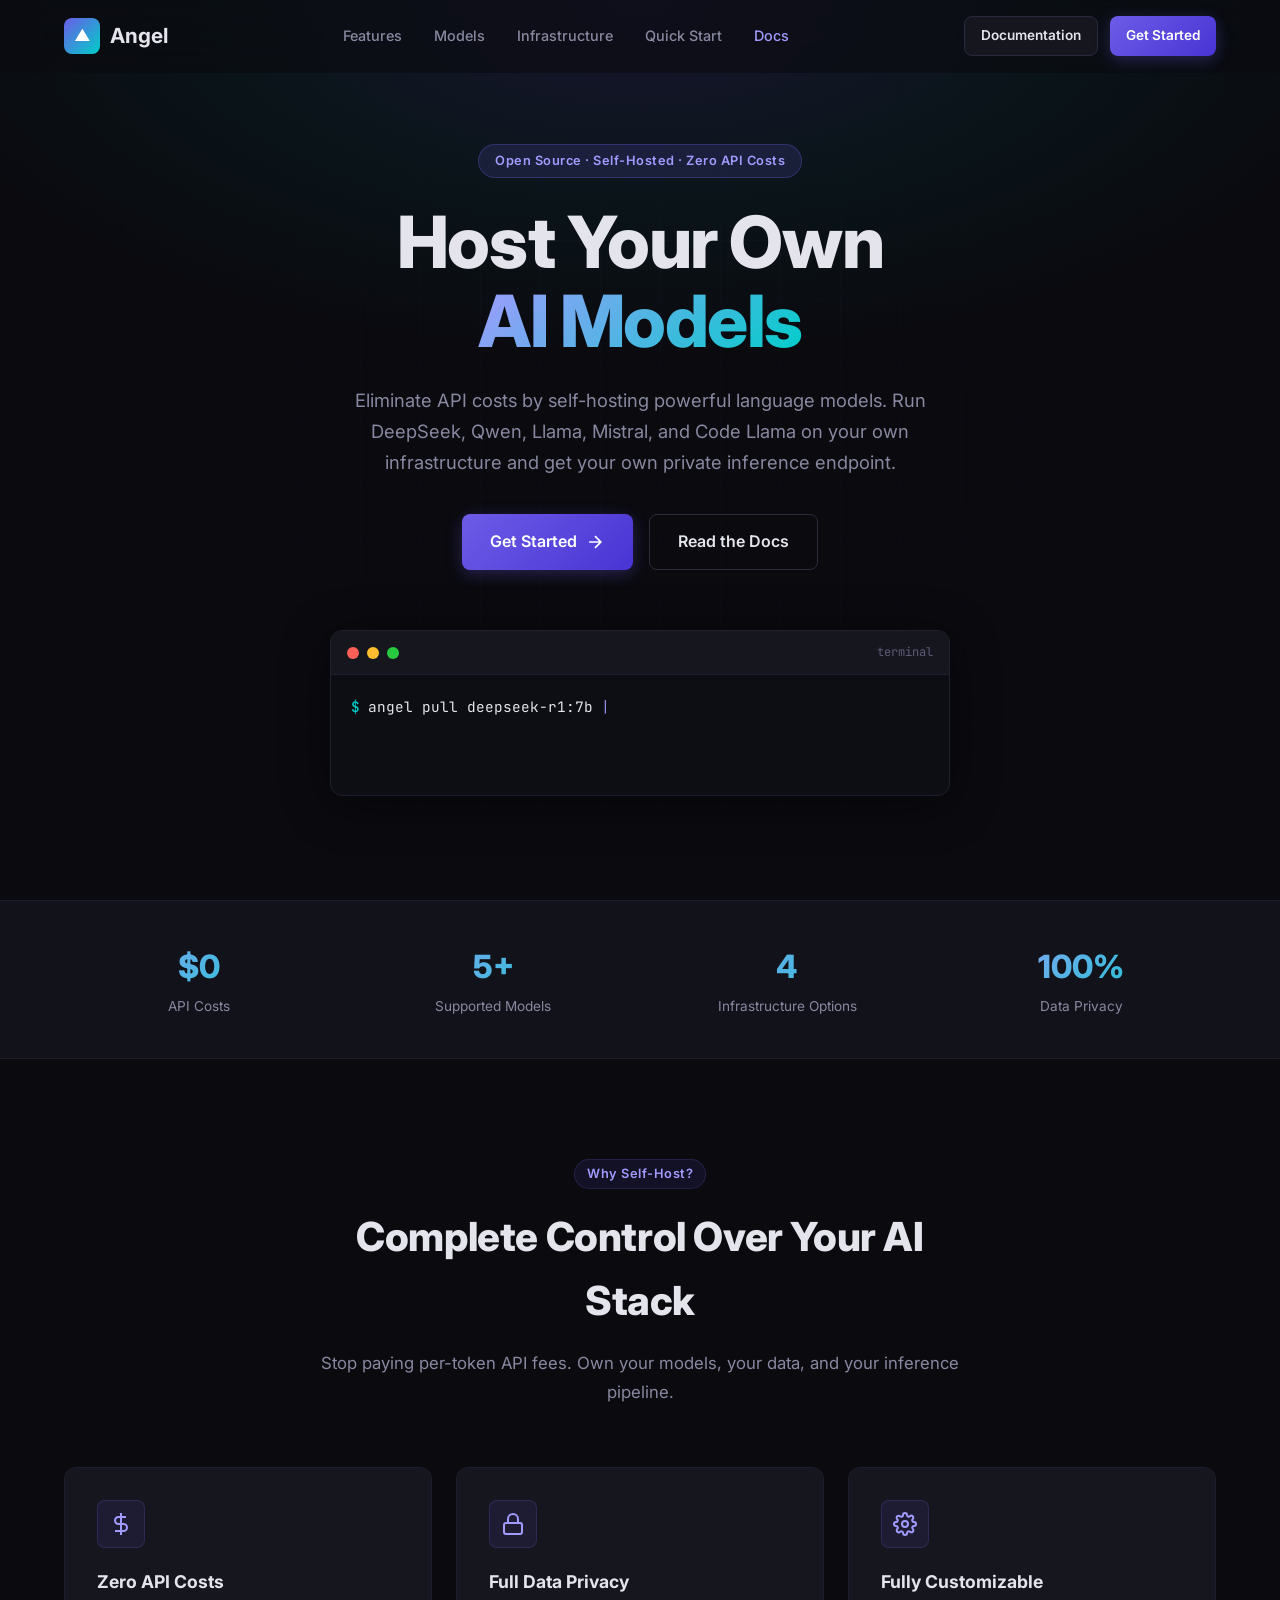
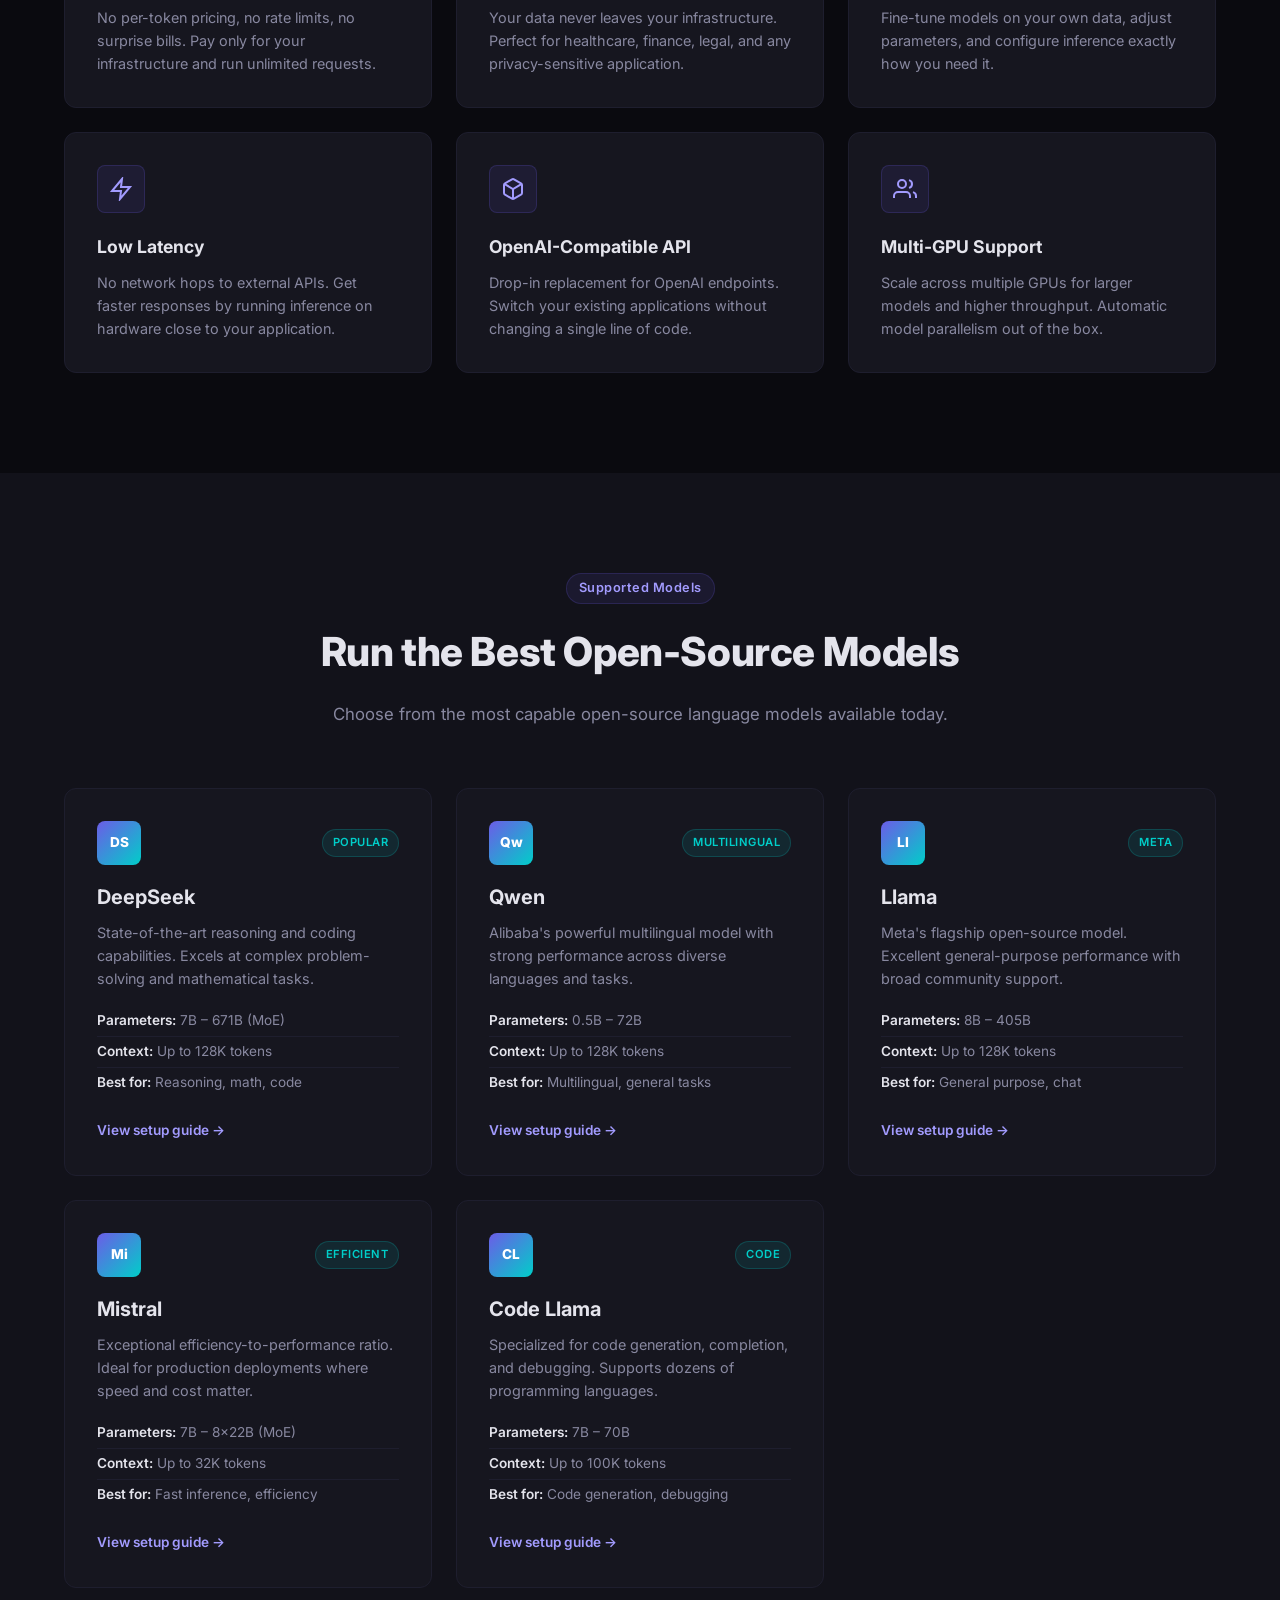
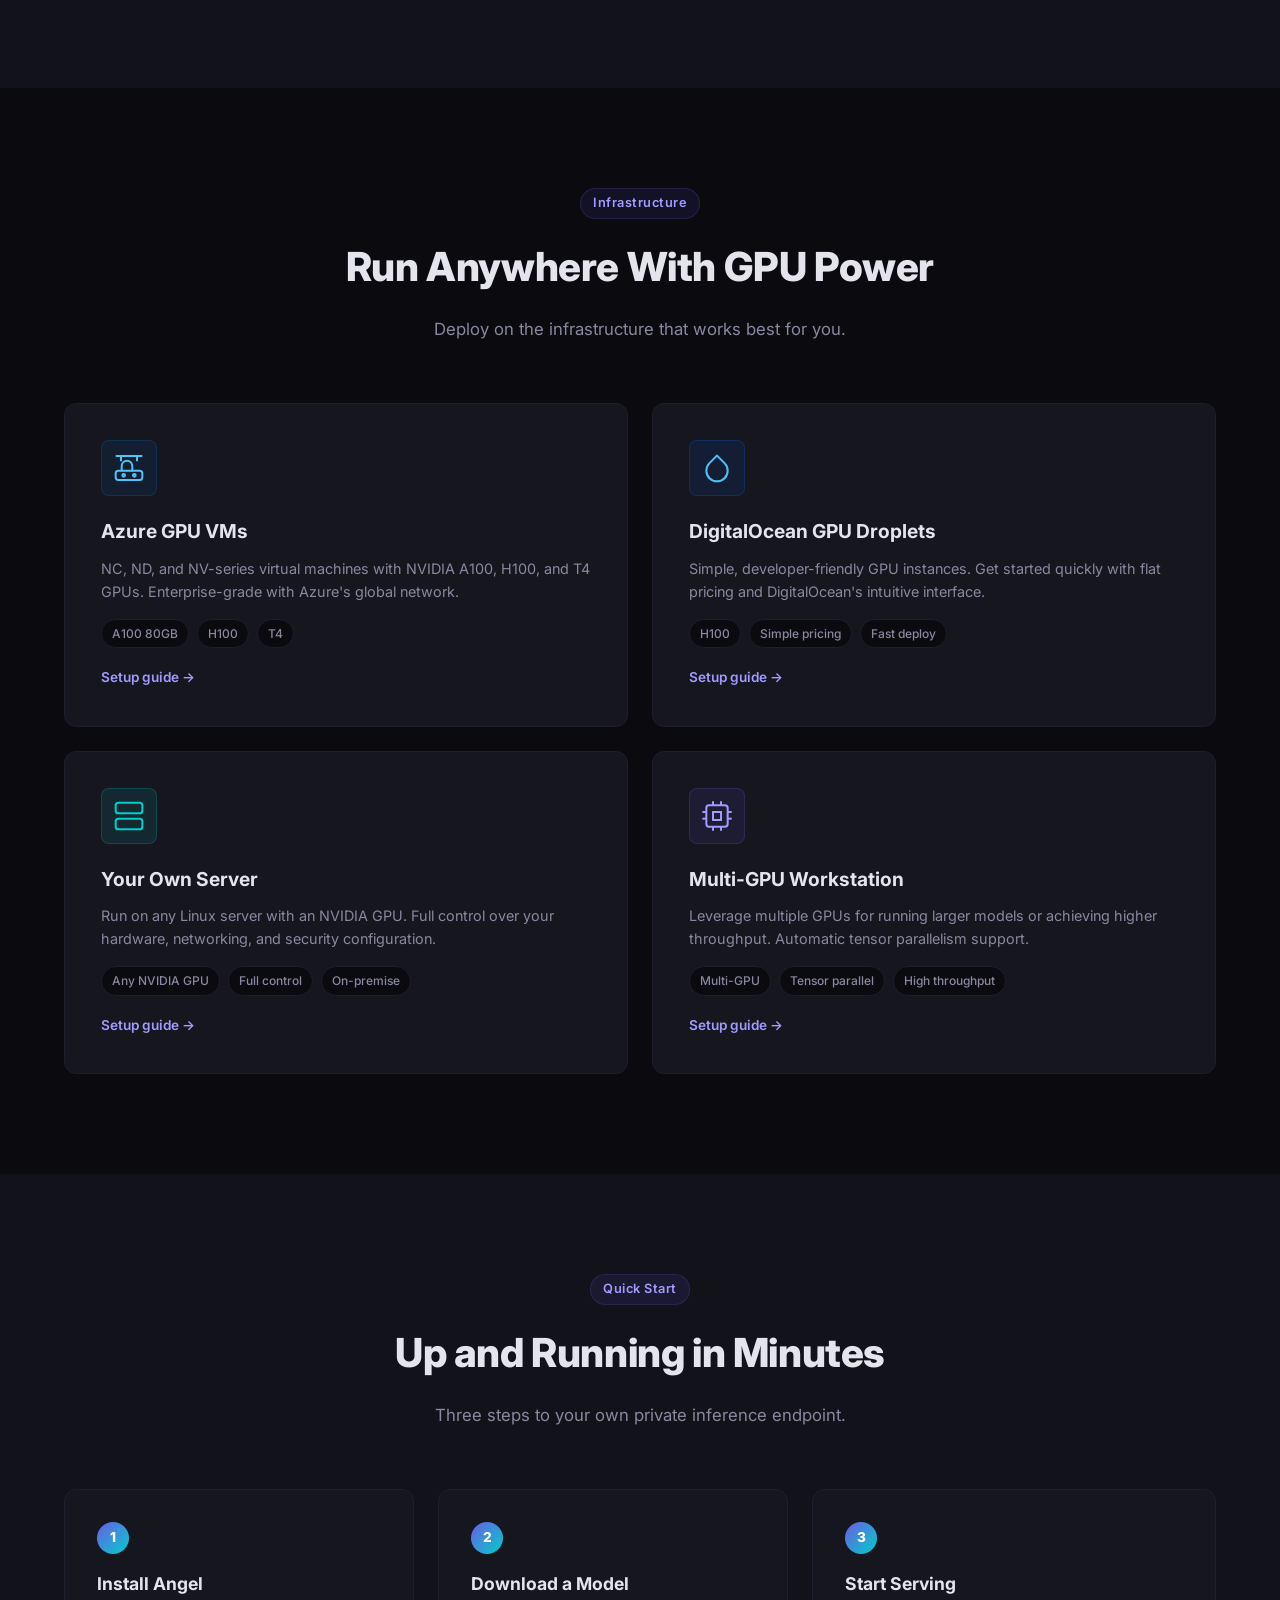
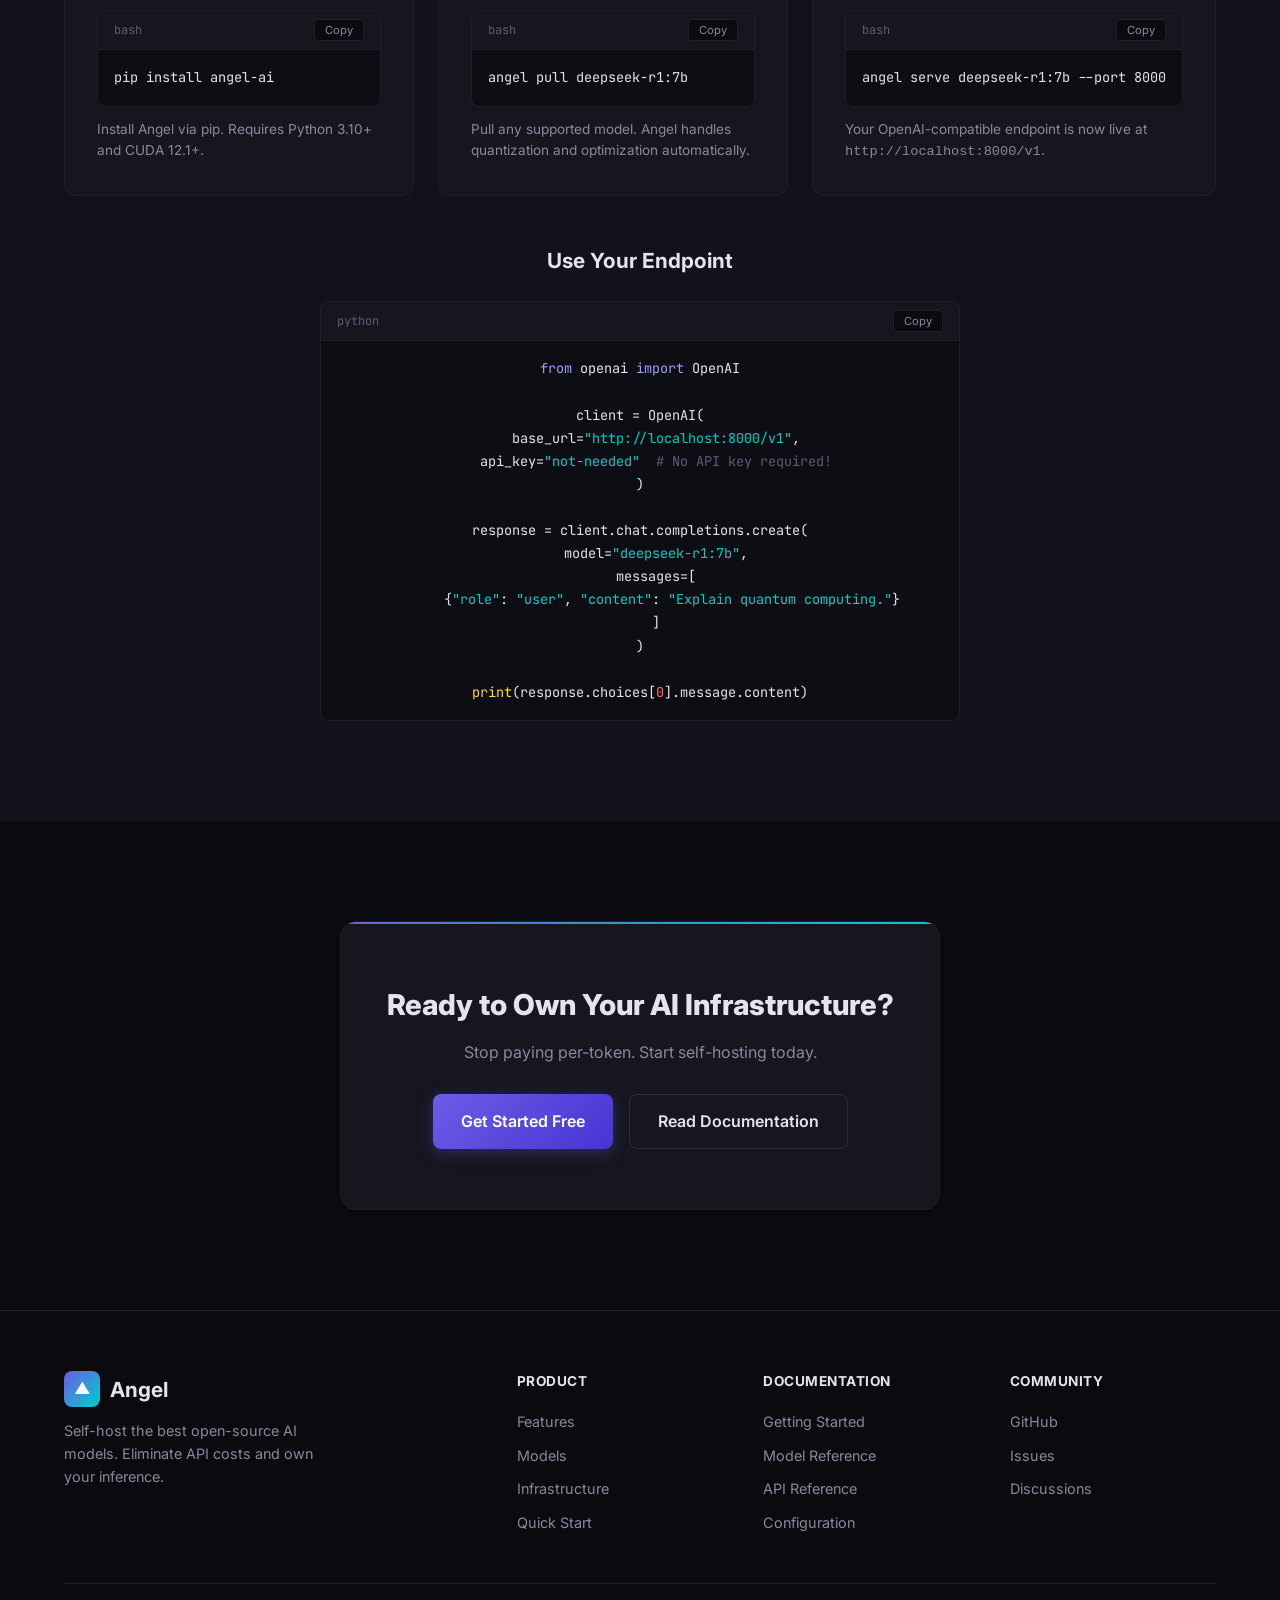
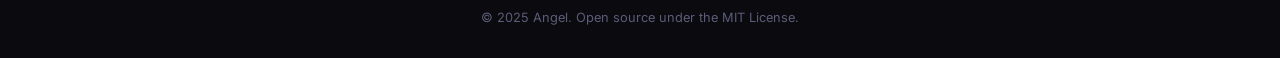
<file: index.html>
<!DOCTYPE html>
<html lang="en">
<head>
    <meta charset="UTF-8">
    <meta name="viewport" content="width=device-width, initial-scale=1.0">
    <title>Angel - Self-Host Your Own AI Models</title>
    <meta name="description" content="Angel lets you self-host powerful AI models like DeepSeek, Qwen, Llama, Mistral, and Code Llama. Eliminate API costs and own your inference endpoint.">
    <link rel="stylesheet" href="css/style.css">
    <link rel="preconnect" href="https://fonts.googleapis.com">
    <link rel="preconnect" href="https://fonts.gstatic.com" crossorigin>
    <link href="https://fonts.googleapis.com/css2?family=Inter:wght@300;400;500;600;700;800&family=JetBrains+Mono:wght@400;500&display=swap" rel="stylesheet">
</head>
<body>
    <!-- Navigation -->
    <nav class="navbar" id="navbar">
        <div class="container nav-container">
            <a href="/" class="nav-logo">
                <span class="logo-icon">&#9650;</span>
                <span class="logo-text">Angel</span>
            </a>
            <ul class="nav-links" id="navLinks">
                <li><a href="#features">Features</a></li>
                <li><a href="#models">Models</a></li>
                <li><a href="#infrastructure">Infrastructure</a></li>
                <li><a href="#quickstart">Quick Start</a></li>
                <li><a href="docs/index.html" class="nav-docs-link">Docs</a></li>
            </ul>
            <div class="nav-actions">
                <a href="docs/index.html" class="btn btn-secondary btn-sm">Documentation</a>
                <a href="#quickstart" class="btn btn-primary btn-sm">Get Started</a>
            </div>
            <button class="nav-toggle" id="navToggle" aria-label="Toggle navigation">
                <span></span>
                <span></span>
                <span></span>
            </button>
        </div>
    </nav>

    <!-- Hero Section -->
    <section class="hero">
        <div class="hero-bg">
            <div class="hero-gradient"></div>
            <div class="hero-grid"></div>
        </div>
        <div class="container hero-container">
            <div class="hero-badge">Open Source &middot; Self-Hosted &middot; Zero API Costs</div>
            <h1 class="hero-title">
                Host Your Own<br>
                <span class="gradient-text">AI Models</span>
            </h1>
            <p class="hero-subtitle">
                Eliminate API costs by self-hosting powerful language models.
                Run DeepSeek, Qwen, Llama, Mistral, and Code Llama on your own infrastructure
                and get your own private inference endpoint.
            </p>
            <div class="hero-actions">
                <a href="#quickstart" class="btn btn-primary btn-lg">
                    Get Started
                    <svg width="20" height="20" viewBox="0 0 24 24" fill="none" stroke="currentColor" stroke-width="2"><path d="M5 12h14M12 5l7 7-7 7"/></svg>
                </a>
                <a href="docs/index.html" class="btn btn-outline btn-lg">
                    Read the Docs
                </a>
            </div>
            <div class="hero-terminal">
                <div class="terminal-header">
                    <span class="terminal-dot red"></span>
                    <span class="terminal-dot yellow"></span>
                    <span class="terminal-dot green"></span>
                    <span class="terminal-title">terminal</span>
                </div>
                <div class="terminal-body">
                    <div class="terminal-line">
                        <span class="terminal-prompt">$</span>
                        <span class="terminal-cmd" id="typewriter"></span>
                        <span class="terminal-cursor">|</span>
                    </div>
                    <div class="terminal-output" id="terminalOutput"></div>
                </div>
            </div>
        </div>
    </section>

    <!-- Stats Bar -->
    <section class="stats-bar">
        <div class="container">
            <div class="stats-grid">
                <div class="stat-item">
                    <span class="stat-number" data-target="0">$0</span>
                    <span class="stat-label">API Costs</span>
                </div>
                <div class="stat-item">
                    <span class="stat-number">5+</span>
                    <span class="stat-label">Supported Models</span>
                </div>
                <div class="stat-item">
                    <span class="stat-number">4</span>
                    <span class="stat-label">Infrastructure Options</span>
                </div>
                <div class="stat-item">
                    <span class="stat-number">100%</span>
                    <span class="stat-label">Data Privacy</span>
                </div>
            </div>
        </div>
    </section>

    <!-- Features Section -->
    <section class="features" id="features">
        <div class="container">
            <div class="section-header">
                <span class="section-tag">Why Self-Host?</span>
                <h2 class="section-title">Complete Control Over Your AI Stack</h2>
                <p class="section-desc">Stop paying per-token API fees. Own your models, your data, and your inference pipeline.</p>
            </div>
            <div class="features-grid">
                <div class="feature-card">
                    <div class="feature-icon">
                        <svg width="24" height="24" viewBox="0 0 24 24" fill="none" stroke="currentColor" stroke-width="2"><path d="M12 1v22M17 5H9.5a3.5 3.5 0 0 0 0 7h5a3.5 3.5 0 0 1 0 7H6"/></svg>
                    </div>
                    <h3>Zero API Costs</h3>
                    <p>No per-token pricing, no rate limits, no surprise bills. Pay only for your infrastructure and run unlimited requests.</p>
                </div>
                <div class="feature-card">
                    <div class="feature-icon">
                        <svg width="24" height="24" viewBox="0 0 24 24" fill="none" stroke="currentColor" stroke-width="2"><rect x="3" y="11" width="18" height="11" rx="2" ry="2"/><path d="M7 11V7a5 5 0 0 1 10 0v4"/></svg>
                    </div>
                    <h3>Full Data Privacy</h3>
                    <p>Your data never leaves your infrastructure. Perfect for healthcare, finance, legal, and any privacy-sensitive application.</p>
                </div>
                <div class="feature-card">
                    <div class="feature-icon">
                        <svg width="24" height="24" viewBox="0 0 24 24" fill="none" stroke="currentColor" stroke-width="2"><circle cx="12" cy="12" r="3"/><path d="M19.4 15a1.65 1.65 0 0 0 .33 1.82l.06.06a2 2 0 0 1 0 2.83 2 2 0 0 1-2.83 0l-.06-.06a1.65 1.65 0 0 0-1.82-.33 1.65 1.65 0 0 0-1 1.51V21a2 2 0 0 1-2 2 2 2 0 0 1-2-2v-.09A1.65 1.65 0 0 0 9 19.4a1.65 1.65 0 0 0-1.82.33l-.06.06a2 2 0 0 1-2.83 0 2 2 0 0 1 0-2.83l.06-.06A1.65 1.65 0 0 0 4.68 15a1.65 1.65 0 0 0-1.51-1H3a2 2 0 0 1-2-2 2 2 0 0 1 2-2h.09A1.65 1.65 0 0 0 4.6 9a1.65 1.65 0 0 0-.33-1.82l-.06-.06a2 2 0 0 1 0-2.83 2 2 0 0 1 2.83 0l.06.06a1.65 1.65 0 0 0 1.82.33H9a1.65 1.65 0 0 0 1-1.51V3a2 2 0 0 1 2-2 2 2 0 0 1 2 2v.09a1.65 1.65 0 0 0 1 1.51 1.65 1.65 0 0 0 1.82-.33l.06-.06a2 2 0 0 1 2.83 0 2 2 0 0 1 0 2.83l-.06.06A1.65 1.65 0 0 0 19.4 9a1.65 1.65 0 0 0 1.51 1H21a2 2 0 0 1 2 2 2 2 0 0 1-2 2h-.09a1.65 1.65 0 0 0-1.51 1z"/></svg>
                    </div>
                    <h3>Fully Customizable</h3>
                    <p>Fine-tune models on your own data, adjust parameters, and configure inference exactly how you need it.</p>
                </div>
                <div class="feature-card">
                    <div class="feature-icon">
                        <svg width="24" height="24" viewBox="0 0 24 24" fill="none" stroke="currentColor" stroke-width="2"><polygon points="13 2 3 14 12 14 11 22 21 10 12 10 13 2"/></svg>
                    </div>
                    <h3>Low Latency</h3>
                    <p>No network hops to external APIs. Get faster responses by running inference on hardware close to your application.</p>
                </div>
                <div class="feature-card">
                    <div class="feature-icon">
                        <svg width="24" height="24" viewBox="0 0 24 24" fill="none" stroke="currentColor" stroke-width="2"><path d="M21 16V8a2 2 0 0 0-1-1.73l-7-4a2 2 0 0 0-2 0l-7 4A2 2 0 0 0 3 8v8a2 2 0 0 0 1 1.73l7 4a2 2 0 0 0 2 0l7-4A2 2 0 0 0 21 16z"/><polyline points="3.27 6.96 12 12.01 20.73 6.96"/><line x1="12" y1="22.08" x2="12" y2="12"/></svg>
                    </div>
                    <h3>OpenAI-Compatible API</h3>
                    <p>Drop-in replacement for OpenAI endpoints. Switch your existing applications without changing a single line of code.</p>
                </div>
                <div class="feature-card">
                    <div class="feature-icon">
                        <svg width="24" height="24" viewBox="0 0 24 24" fill="none" stroke="currentColor" stroke-width="2"><path d="M17 21v-2a4 4 0 0 0-4-4H5a4 4 0 0 0-4 4v2"/><circle cx="9" cy="7" r="4"/><path d="M23 21v-2a4 4 0 0 0-3-3.87"/><path d="M16 3.13a4 4 0 0 1 0 7.75"/></svg>
                    </div>
                    <h3>Multi-GPU Support</h3>
                    <p>Scale across multiple GPUs for larger models and higher throughput. Automatic model parallelism out of the box.</p>
                </div>
            </div>
        </div>
    </section>

    <!-- Models Section -->
    <section class="models" id="models">
        <div class="container">
            <div class="section-header">
                <span class="section-tag">Supported Models</span>
                <h2 class="section-title">Run the Best Open-Source Models</h2>
                <p class="section-desc">Choose from the most capable open-source language models available today.</p>
            </div>
            <div class="models-grid">
                <div class="model-card" data-model="deepseek">
                    <div class="model-header">
                        <div class="model-logo">DS</div>
                        <div class="model-badge">Popular</div>
                    </div>
                    <h3 class="model-name">DeepSeek</h3>
                    <p class="model-desc">State-of-the-art reasoning and coding capabilities. Excels at complex problem-solving and mathematical tasks.</p>
                    <ul class="model-specs">
                        <li><strong>Parameters:</strong> 7B &ndash; 671B (MoE)</li>
                        <li><strong>Context:</strong> Up to 128K tokens</li>
                        <li><strong>Best for:</strong> Reasoning, math, code</li>
                    </ul>
                    <a href="docs/index.html#deepseek" class="model-link">View setup guide &rarr;</a>
                </div>
                <div class="model-card" data-model="qwen">
                    <div class="model-header">
                        <div class="model-logo">Qw</div>
                        <div class="model-badge">Multilingual</div>
                    </div>
                    <h3 class="model-name">Qwen</h3>
                    <p class="model-desc">Alibaba's powerful multilingual model with strong performance across diverse languages and tasks.</p>
                    <ul class="model-specs">
                        <li><strong>Parameters:</strong> 0.5B &ndash; 72B</li>
                        <li><strong>Context:</strong> Up to 128K tokens</li>
                        <li><strong>Best for:</strong> Multilingual, general tasks</li>
                    </ul>
                    <a href="docs/index.html#qwen" class="model-link">View setup guide &rarr;</a>
                </div>
                <div class="model-card" data-model="llama">
                    <div class="model-header">
                        <div class="model-logo">Ll</div>
                        <div class="model-badge">Meta</div>
                    </div>
                    <h3 class="model-name">Llama</h3>
                    <p class="model-desc">Meta's flagship open-source model. Excellent general-purpose performance with broad community support.</p>
                    <ul class="model-specs">
                        <li><strong>Parameters:</strong> 8B &ndash; 405B</li>
                        <li><strong>Context:</strong> Up to 128K tokens</li>
                        <li><strong>Best for:</strong> General purpose, chat</li>
                    </ul>
                    <a href="docs/index.html#llama" class="model-link">View setup guide &rarr;</a>
                </div>
                <div class="model-card" data-model="mistral">
                    <div class="model-header">
                        <div class="model-logo">Mi</div>
                        <div class="model-badge">Efficient</div>
                    </div>
                    <h3 class="model-name">Mistral</h3>
                    <p class="model-desc">Exceptional efficiency-to-performance ratio. Ideal for production deployments where speed and cost matter.</p>
                    <ul class="model-specs">
                        <li><strong>Parameters:</strong> 7B &ndash; 8x22B (MoE)</li>
                        <li><strong>Context:</strong> Up to 32K tokens</li>
                        <li><strong>Best for:</strong> Fast inference, efficiency</li>
                    </ul>
                    <a href="docs/index.html#mistral" class="model-link">View setup guide &rarr;</a>
                </div>
                <div class="model-card" data-model="codellama">
                    <div class="model-header">
                        <div class="model-logo">CL</div>
                        <div class="model-badge">Code</div>
                    </div>
                    <h3 class="model-name">Code Llama</h3>
                    <p class="model-desc">Specialized for code generation, completion, and debugging. Supports dozens of programming languages.</p>
                    <ul class="model-specs">
                        <li><strong>Parameters:</strong> 7B &ndash; 70B</li>
                        <li><strong>Context:</strong> Up to 100K tokens</li>
                        <li><strong>Best for:</strong> Code generation, debugging</li>
                    </ul>
                    <a href="docs/index.html#codellama" class="model-link">View setup guide &rarr;</a>
                </div>
            </div>
        </div>
    </section>

    <!-- Infrastructure Section -->
    <section class="infrastructure" id="infrastructure">
        <div class="container">
            <div class="section-header">
                <span class="section-tag">Infrastructure</span>
                <h2 class="section-title">Run Anywhere With GPU Power</h2>
                <p class="section-desc">Deploy on the infrastructure that works best for you.</p>
            </div>
            <div class="infra-grid">
                <div class="infra-card">
                    <div class="infra-icon azure">
                        <svg width="32" height="32" viewBox="0 0 24 24" fill="none" stroke="currentColor" stroke-width="1.5"><path d="M6.5 14.5v-3.505c0-6 8-6 8 0V14.5"/><rect x="2" y="14" width="20" height="7" rx="2"/><circle cx="8" cy="17.5" r="1"/><circle cx="16" cy="17.5" r="1"/><path d="M2 3h20"/><path d="M6 3v4"/><path d="M18 3v4"/></svg>
                    </div>
                    <h3>Azure GPU VMs</h3>
                    <p>NC, ND, and NV-series virtual machines with NVIDIA A100, H100, and T4 GPUs. Enterprise-grade with Azure's global network.</p>
                    <div class="infra-specs">
                        <span class="spec-tag">A100 80GB</span>
                        <span class="spec-tag">H100</span>
                        <span class="spec-tag">T4</span>
                    </div>
                    <a href="docs/index.html#azure" class="infra-link">Setup guide &rarr;</a>
                </div>
                <div class="infra-card">
                    <div class="infra-icon digitalocean">
                        <svg width="32" height="32" viewBox="0 0 24 24" fill="none" stroke="currentColor" stroke-width="1.5"><path d="M12 2.69l5.66 5.66a8 8 0 1 1-11.31 0z"/></svg>
                    </div>
                    <h3>DigitalOcean GPU Droplets</h3>
                    <p>Simple, developer-friendly GPU instances. Get started quickly with flat pricing and DigitalOcean's intuitive interface.</p>
                    <div class="infra-specs">
                        <span class="spec-tag">H100</span>
                        <span class="spec-tag">Simple pricing</span>
                        <span class="spec-tag">Fast deploy</span>
                    </div>
                    <a href="docs/index.html#digitalocean" class="infra-link">Setup guide &rarr;</a>
                </div>
                <div class="infra-card">
                    <div class="infra-icon selfhosted">
                        <svg width="32" height="32" viewBox="0 0 24 24" fill="none" stroke="currentColor" stroke-width="1.5"><rect x="2" y="2" width="20" height="8" rx="2" ry="2"/><rect x="2" y="14" width="20" height="8" rx="2" ry="2"/><line x1="6" y1="6" x2="6.01" y2="6"/><line x1="6" y1="18" x2="6.01" y2="18"/></svg>
                    </div>
                    <h3>Your Own Server</h3>
                    <p>Run on any Linux server with an NVIDIA GPU. Full control over your hardware, networking, and security configuration.</p>
                    <div class="infra-specs">
                        <span class="spec-tag">Any NVIDIA GPU</span>
                        <span class="spec-tag">Full control</span>
                        <span class="spec-tag">On-premise</span>
                    </div>
                    <a href="docs/index.html#own-server" class="infra-link">Setup guide &rarr;</a>
                </div>
                <div class="infra-card">
                    <div class="infra-icon multigpu">
                        <svg width="32" height="32" viewBox="0 0 24 24" fill="none" stroke="currentColor" stroke-width="1.5"><rect x="4" y="4" width="16" height="16" rx="2"/><rect x="9" y="9" width="6" height="6"/><line x1="9" y1="1" x2="9" y2="4"/><line x1="15" y1="1" x2="15" y2="4"/><line x1="9" y1="20" x2="9" y2="23"/><line x1="15" y1="20" x2="15" y2="23"/><line x1="20" y1="9" x2="23" y2="9"/><line x1="20" y1="14" x2="23" y2="14"/><line x1="1" y1="9" x2="4" y2="9"/><line x1="1" y1="14" x2="4" y2="14"/></svg>
                    </div>
                    <h3>Multi-GPU Workstation</h3>
                    <p>Leverage multiple GPUs for running larger models or achieving higher throughput. Automatic tensor parallelism support.</p>
                    <div class="infra-specs">
                        <span class="spec-tag">Multi-GPU</span>
                        <span class="spec-tag">Tensor parallel</span>
                        <span class="spec-tag">High throughput</span>
                    </div>
                    <a href="docs/index.html#multi-gpu" class="infra-link">Setup guide &rarr;</a>
                </div>
            </div>
        </div>
    </section>

    <!-- Quick Start Section -->
    <section class="quickstart" id="quickstart">
        <div class="container">
            <div class="section-header">
                <span class="section-tag">Quick Start</span>
                <h2 class="section-title">Up and Running in Minutes</h2>
                <p class="section-desc">Three steps to your own private inference endpoint.</p>
            </div>
            <div class="steps-grid">
                <div class="step-card">
                    <div class="step-number">1</div>
                    <h3>Install Angel</h3>
                    <div class="code-block">
                        <div class="code-header">
                            <span>bash</span>
                            <button class="copy-btn" data-copy="pip install angel-ai">Copy</button>
                        </div>
                        <pre><code>pip install angel-ai</code></pre>
                    </div>
                    <p>Install Angel via pip. Requires Python 3.10+ and CUDA 12.1+.</p>
                </div>
                <div class="step-card">
                    <div class="step-number">2</div>
                    <h3>Download a Model</h3>
                    <div class="code-block">
                        <div class="code-header">
                            <span>bash</span>
                            <button class="copy-btn" data-copy="angel pull deepseek-r1:7b">Copy</button>
                        </div>
                        <pre><code>angel pull deepseek-r1:7b</code></pre>
                    </div>
                    <p>Pull any supported model. Angel handles quantization and optimization automatically.</p>
                </div>
                <div class="step-card">
                    <div class="step-number">3</div>
                    <h3>Start Serving</h3>
                    <div class="code-block">
                        <div class="code-header">
                            <span>bash</span>
                            <button class="copy-btn" data-copy="angel serve deepseek-r1:7b --port 8000">Copy</button>
                        </div>
                        <pre><code>angel serve deepseek-r1:7b --port 8000</code></pre>
                    </div>
                    <p>Your OpenAI-compatible endpoint is now live at <code>http://localhost:8000/v1</code>.</p>
                </div>
            </div>
            <div class="quickstart-demo">
                <h3>Use Your Endpoint</h3>
                <div class="code-block code-block-lg">
                    <div class="code-header">
                        <span>python</span>
                        <button class="copy-btn" data-copy='from openai import OpenAI

client = OpenAI(
    base_url="http://localhost:8000/v1",
    api_key="not-needed"  # No API key required!
)

response = client.chat.completions.create(
    model="deepseek-r1:7b",
    messages=[
        {"role": "user", "content": "Explain quantum computing in simple terms."}
    ]
)

print(response.choices[0].message.content)'>Copy</button>
                    </div>
                    <pre><code><span class="kw">from</span> openai <span class="kw">import</span> OpenAI

client = OpenAI(
    base_url=<span class="str">"http://localhost:8000/v1"</span>,
    api_key=<span class="str">"not-needed"</span>  <span class="cmt"># No API key required!</span>
)

response = client.chat.completions.create(
    model=<span class="str">"deepseek-r1:7b"</span>,
    messages=[
        {<span class="str">"role"</span>: <span class="str">"user"</span>, <span class="str">"content"</span>: <span class="str">"Explain quantum computing."</span>}
    ]
)

<span class="fn">print</span>(response.choices[<span class="num">0</span>].message.content)</code></pre>
                </div>
            </div>
        </div>
    </section>

    <!-- CTA Section -->
    <section class="cta">
        <div class="container">
            <div class="cta-content">
                <h2>Ready to Own Your AI Infrastructure?</h2>
                <p>Stop paying per-token. Start self-hosting today.</p>
                <div class="cta-actions">
                    <a href="#quickstart" class="btn btn-primary btn-lg">Get Started Free</a>
                    <a href="docs/index.html" class="btn btn-outline btn-lg">Read Documentation</a>
                </div>
            </div>
        </div>
    </section>

    <!-- Footer -->
    <footer class="footer">
        <div class="container">
            <div class="footer-grid">
                <div class="footer-brand">
                    <a href="/" class="nav-logo">
                        <span class="logo-icon">&#9650;</span>
                        <span class="logo-text">Angel</span>
                    </a>
                    <p>Self-host the best open-source AI models. Eliminate API costs and own your inference.</p>
                </div>
                <div class="footer-links">
                    <h4>Product</h4>
                    <ul>
                        <li><a href="#features">Features</a></li>
                        <li><a href="#models">Models</a></li>
                        <li><a href="#infrastructure">Infrastructure</a></li>
                        <li><a href="#quickstart">Quick Start</a></li>
                    </ul>
                </div>
                <div class="footer-links">
                    <h4>Documentation</h4>
                    <ul>
                        <li><a href="docs/index.html">Getting Started</a></li>
                        <li><a href="docs/index.html#models-ref">Model Reference</a></li>
                        <li><a href="docs/index.html#api-reference">API Reference</a></li>
                        <li><a href="docs/index.html#configuration">Configuration</a></li>
                    </ul>
                </div>
                <div class="footer-links">
                    <h4>Community</h4>
                    <ul>
                        <li><a href="https://github.com/eduard5524/angel">GitHub</a></li>
                        <li><a href="https://github.com/eduard5524/angel/issues">Issues</a></li>
                        <li><a href="https://github.com/eduard5524/angel/discussions">Discussions</a></li>
                    </ul>
                </div>
            </div>
            <div class="footer-bottom">
                <p>&copy; 2025 Angel. Open source under the MIT License.</p>
            </div>
        </div>
    </footer>

    <script src="js/main.js"></script>
</body>
</html>
</file>
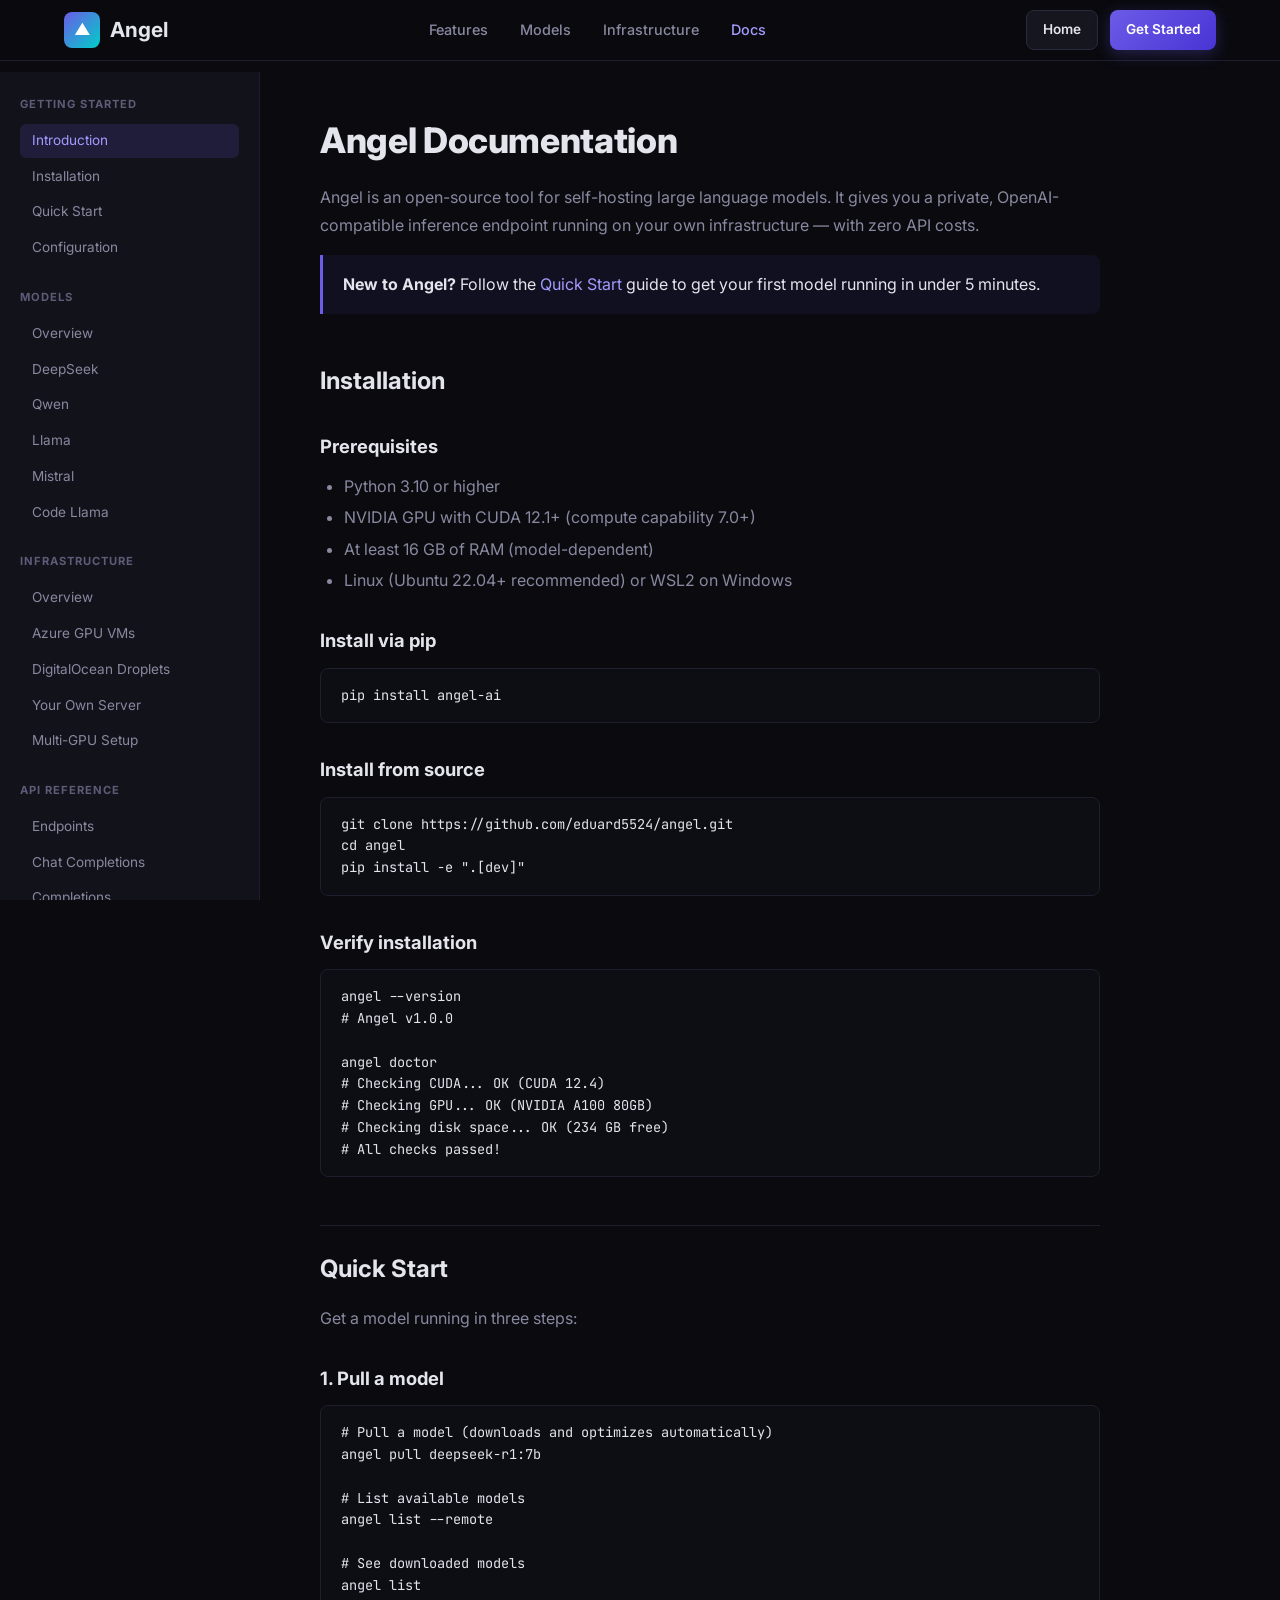
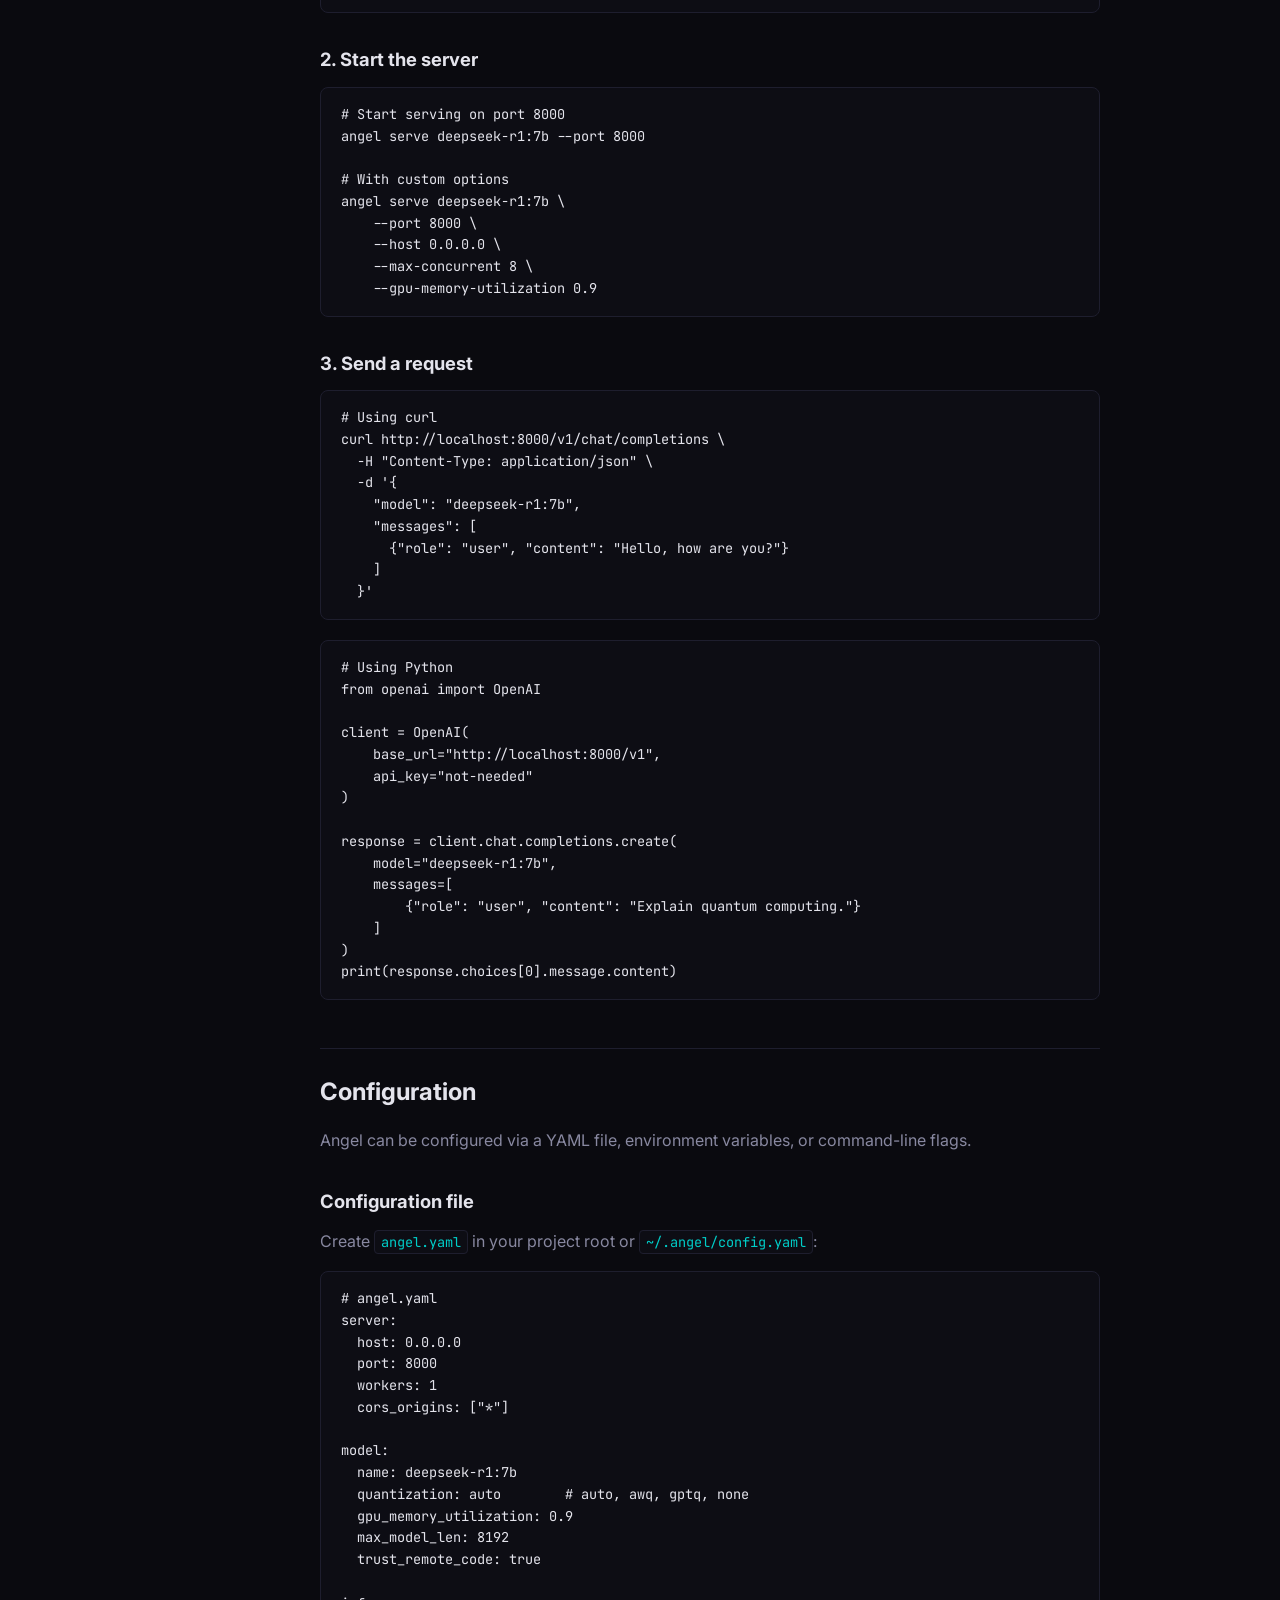
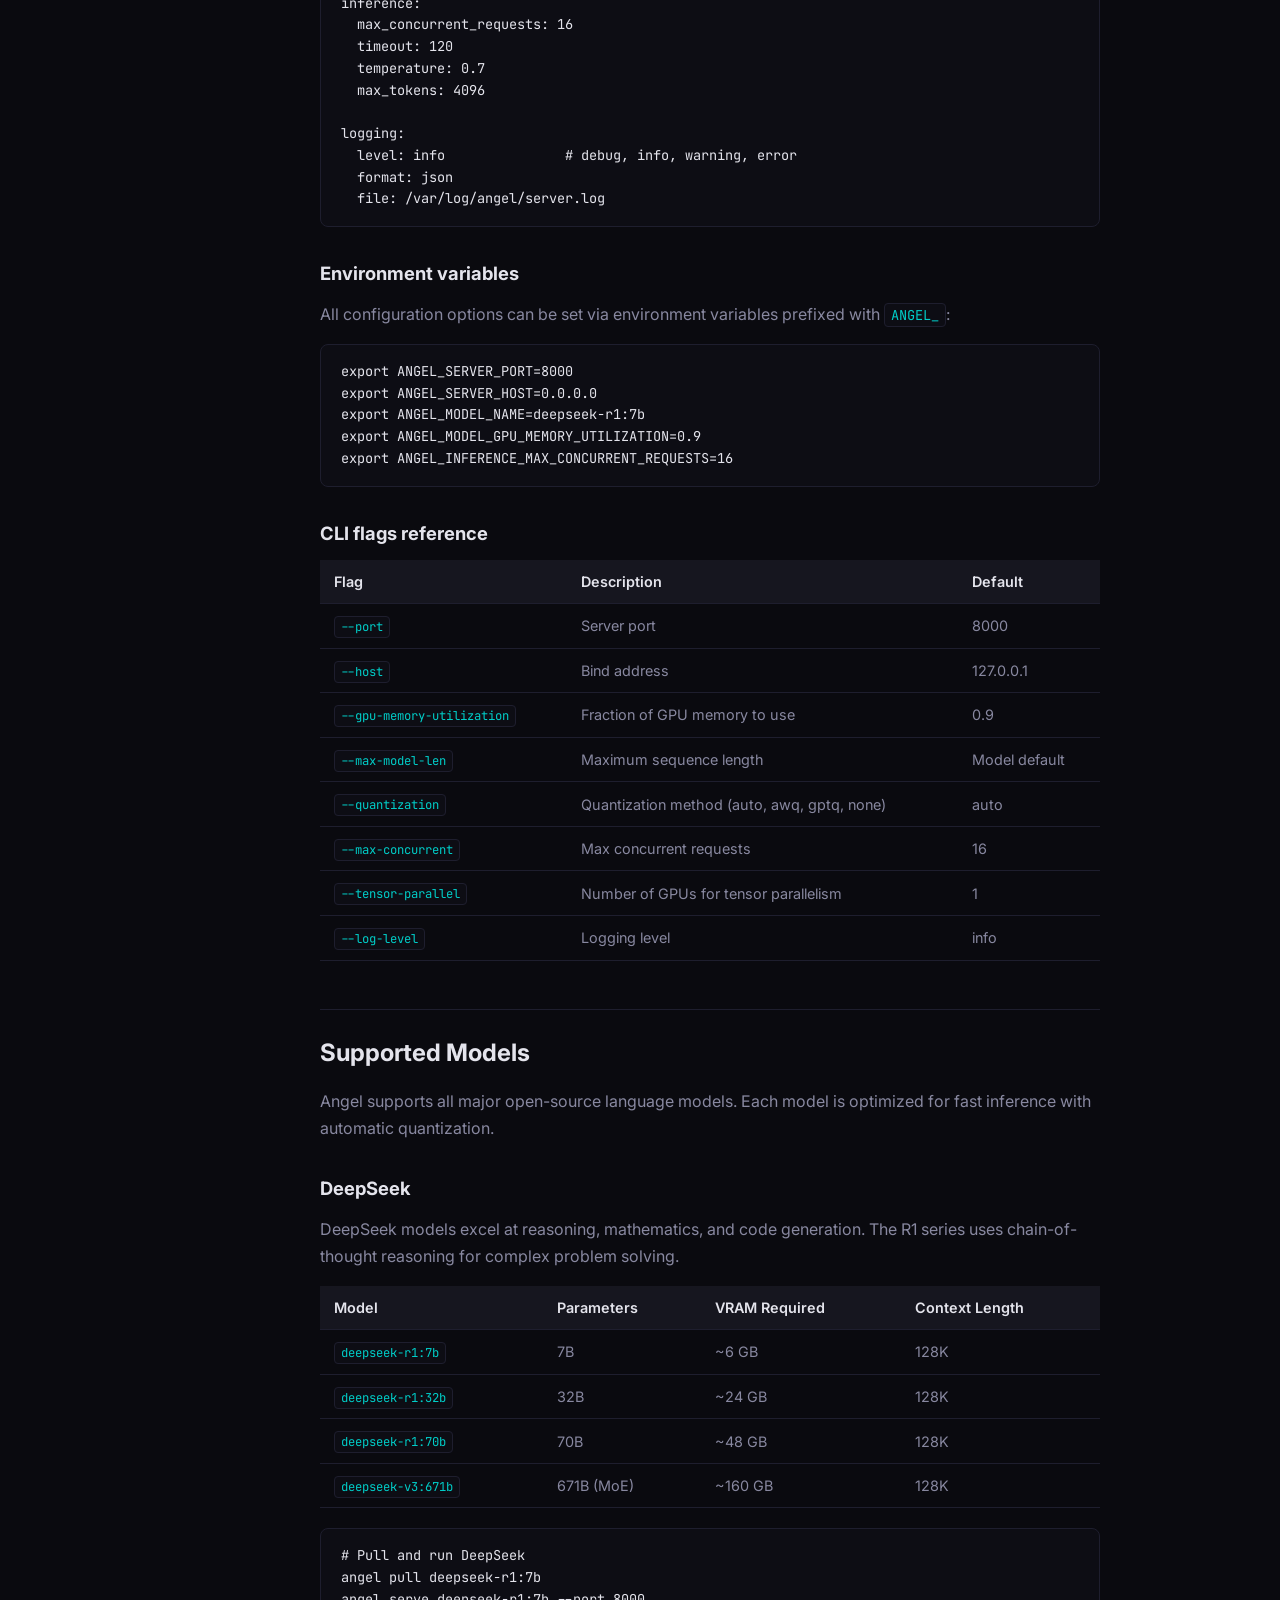
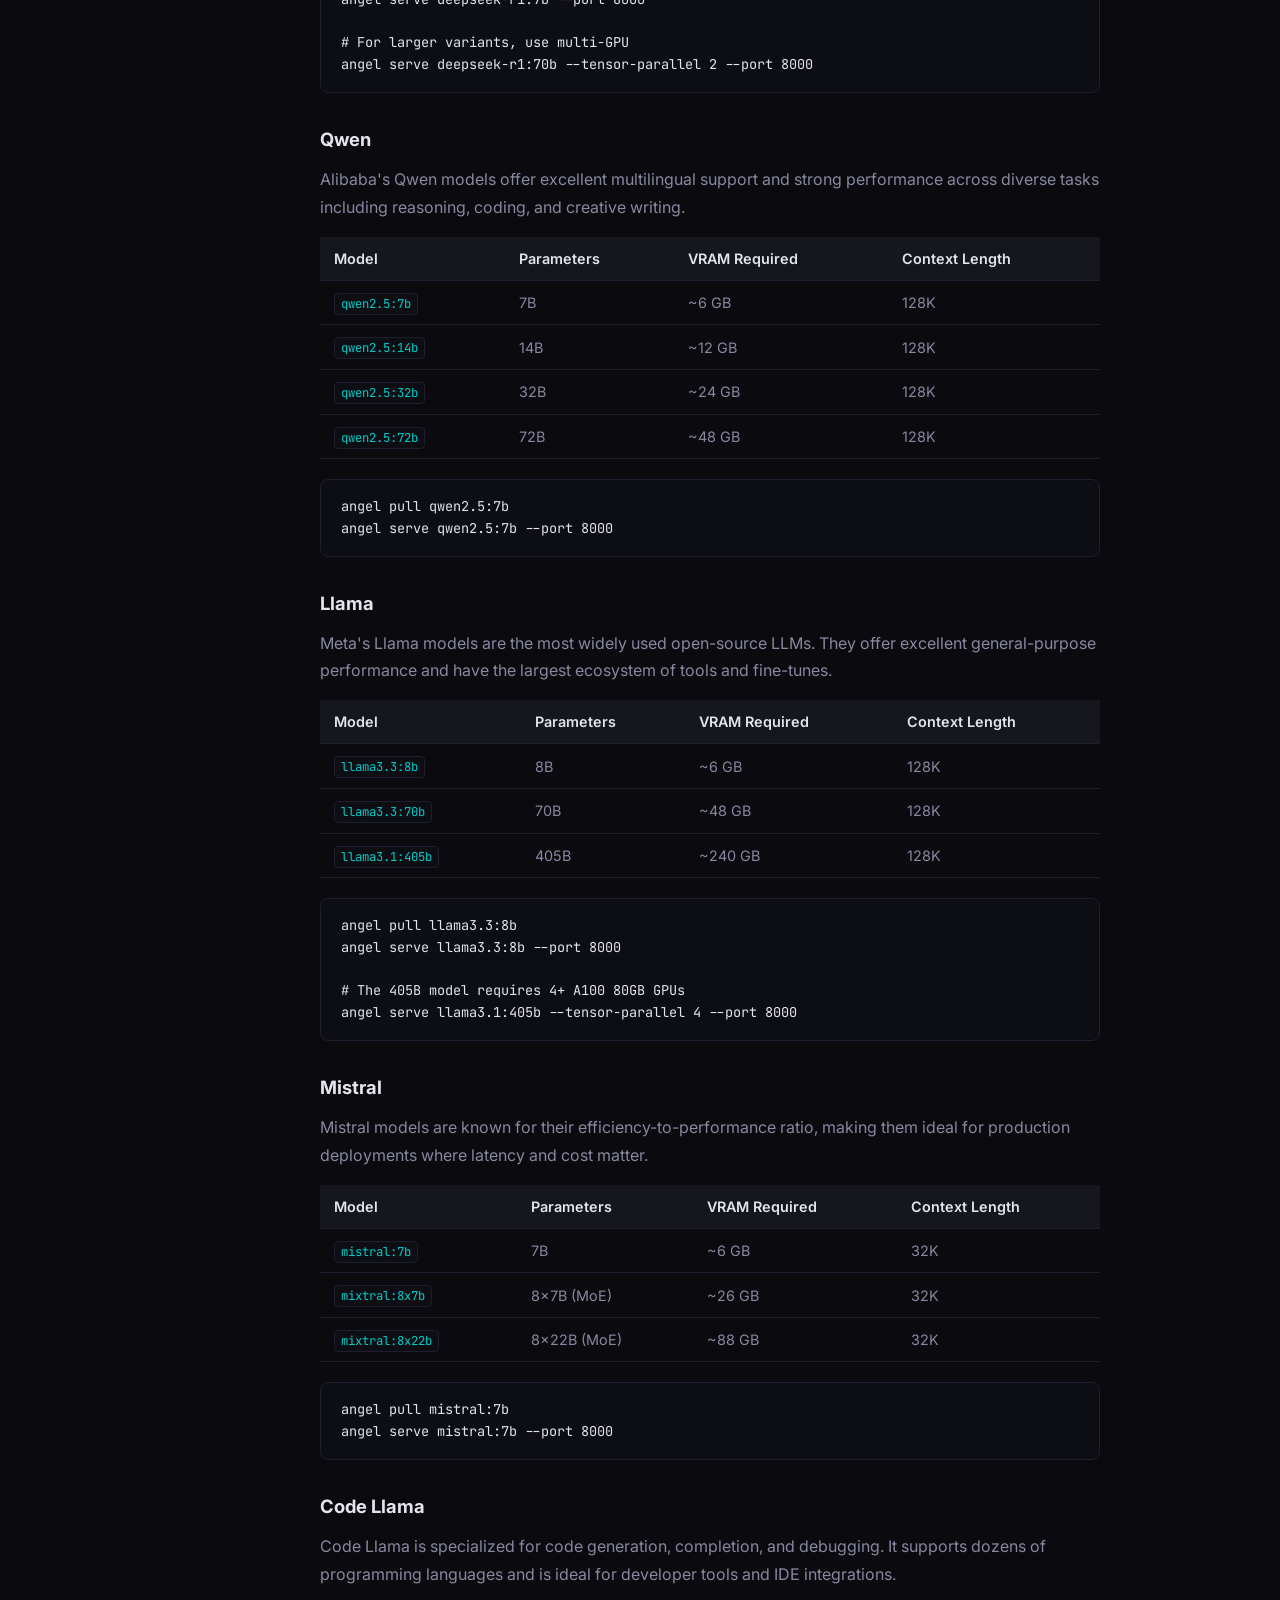
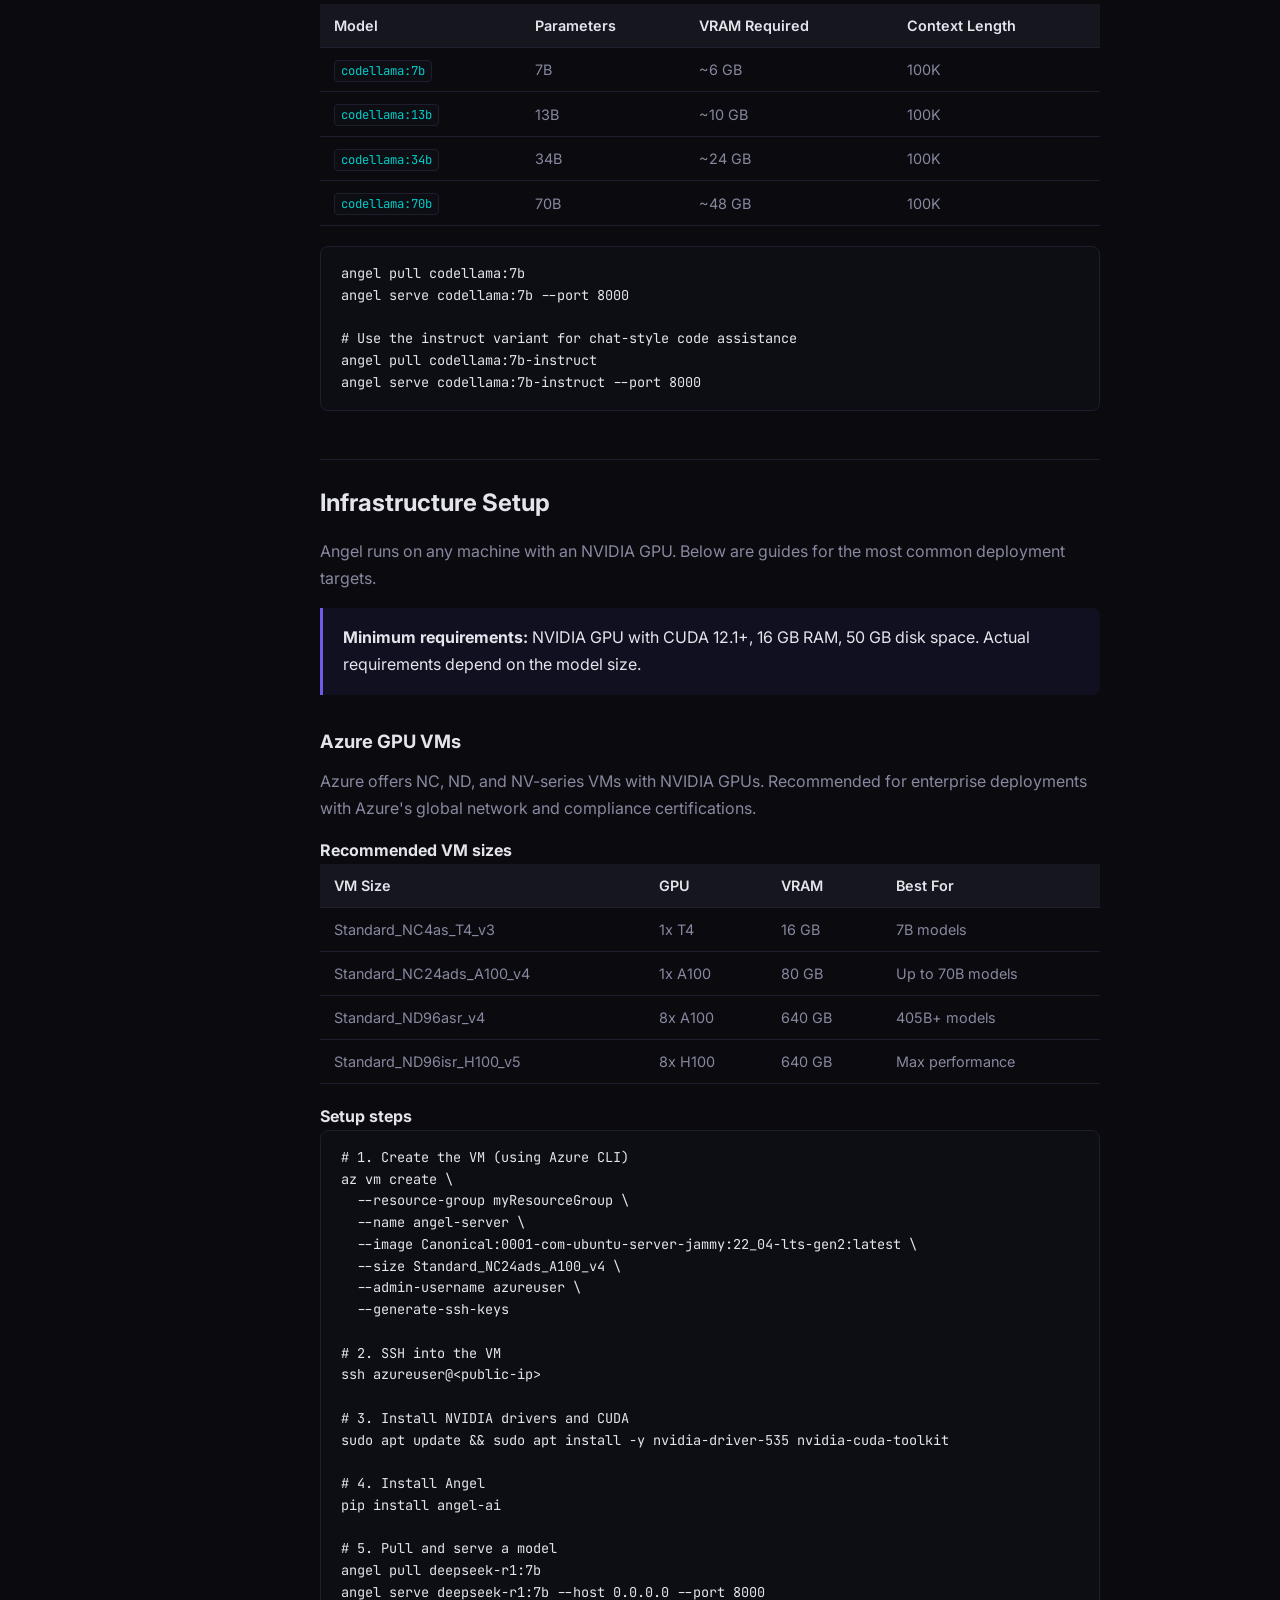
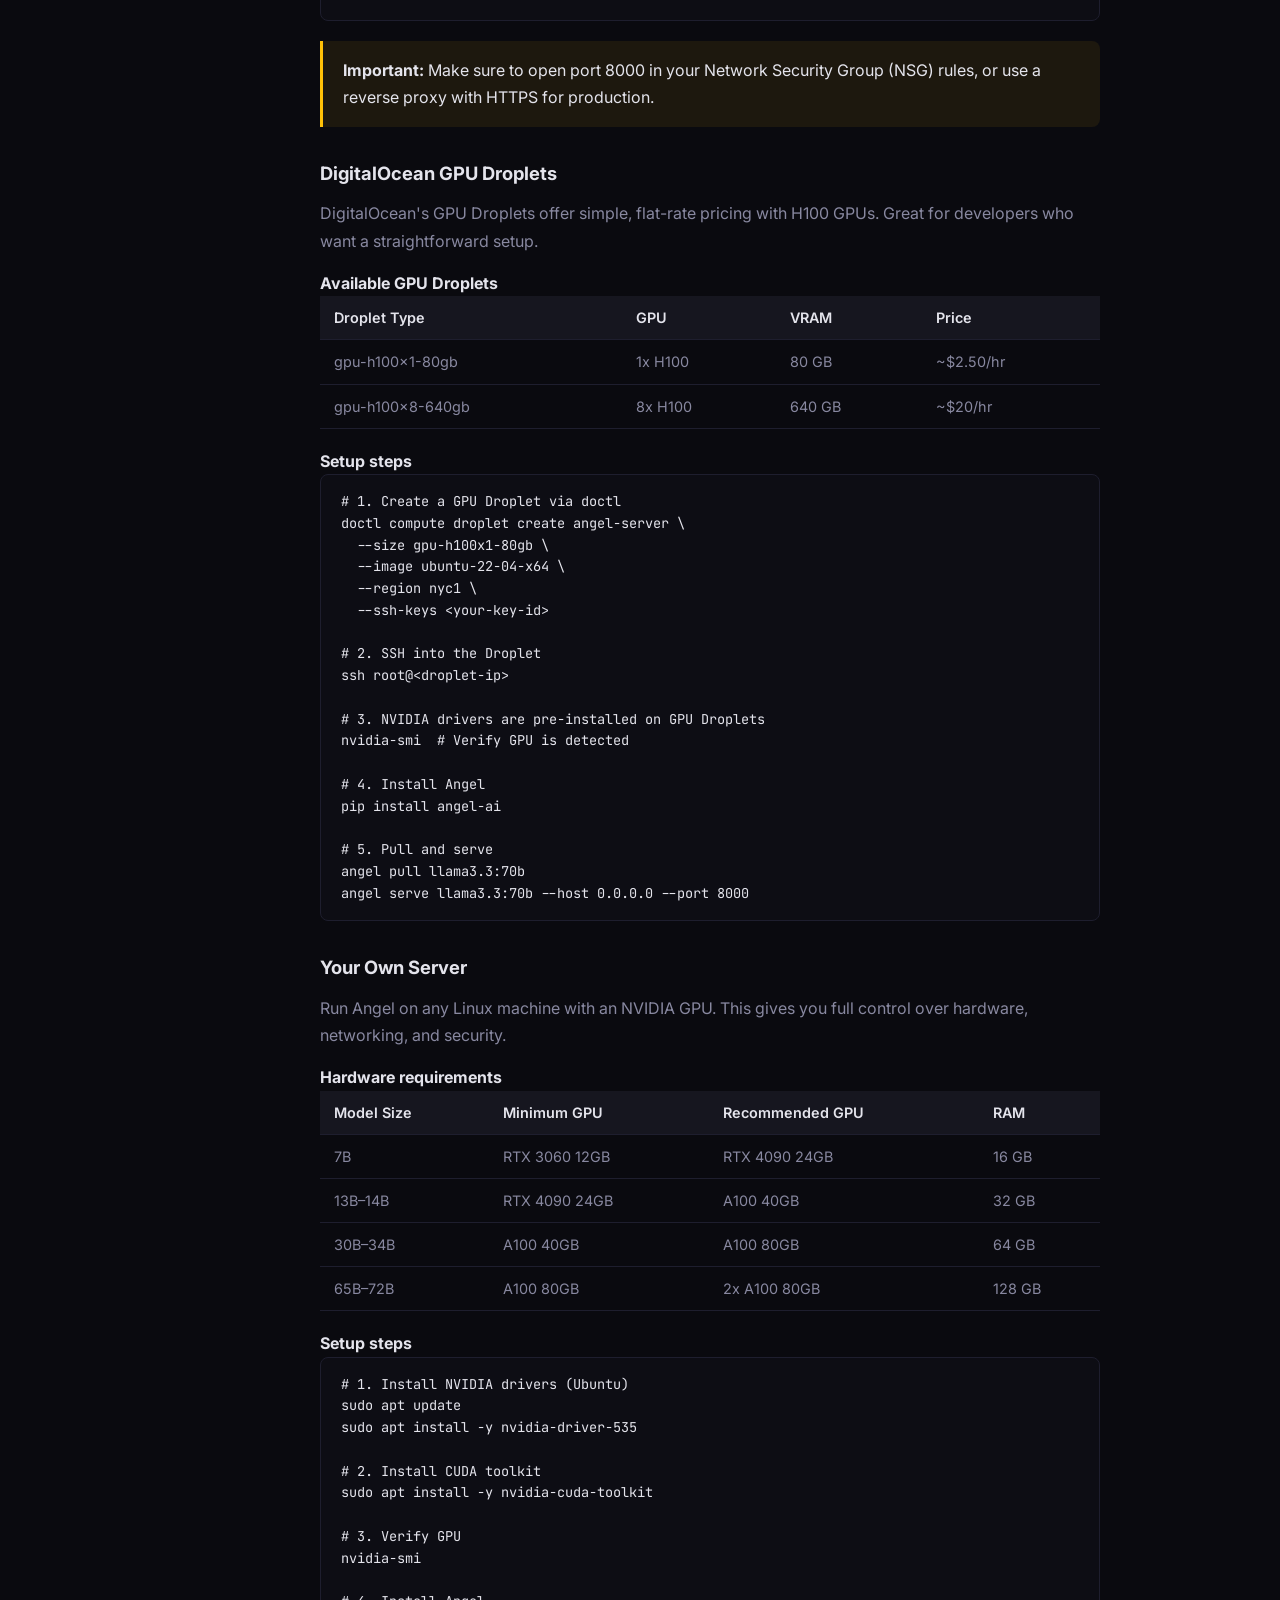
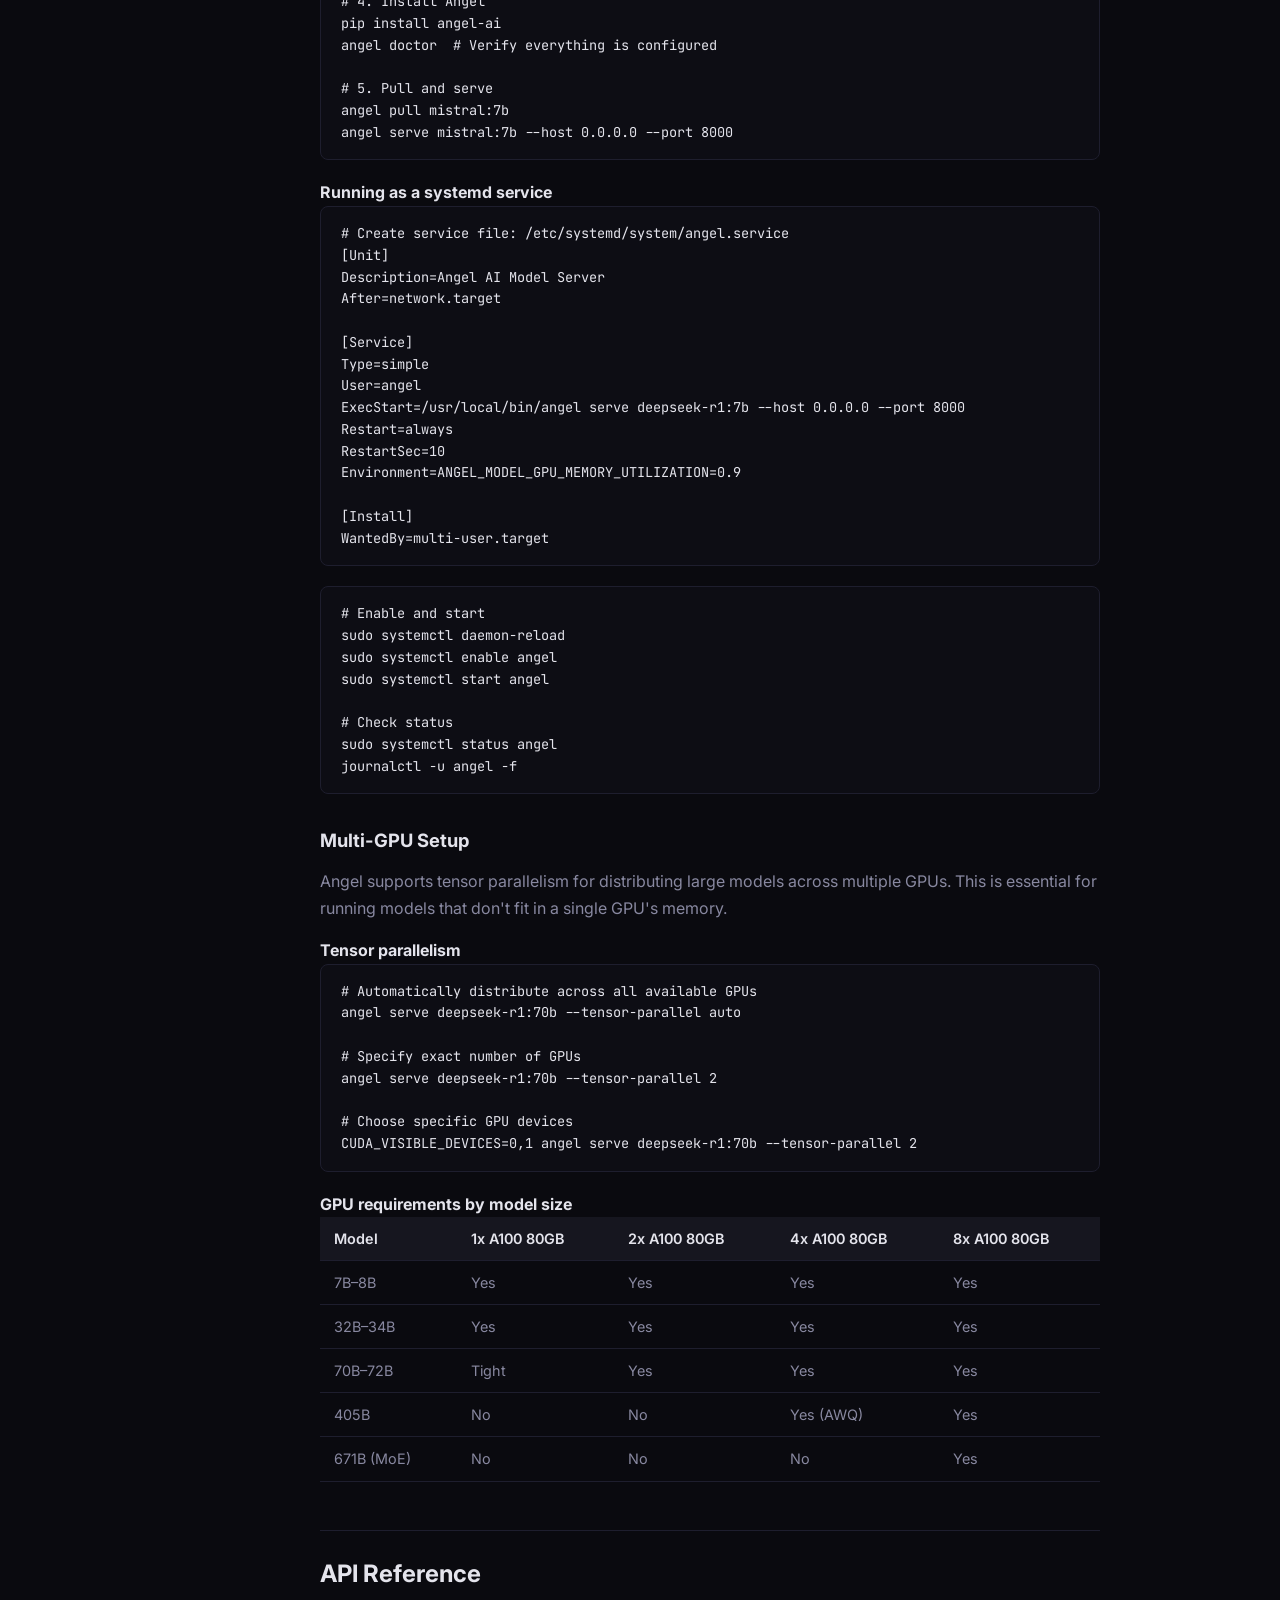
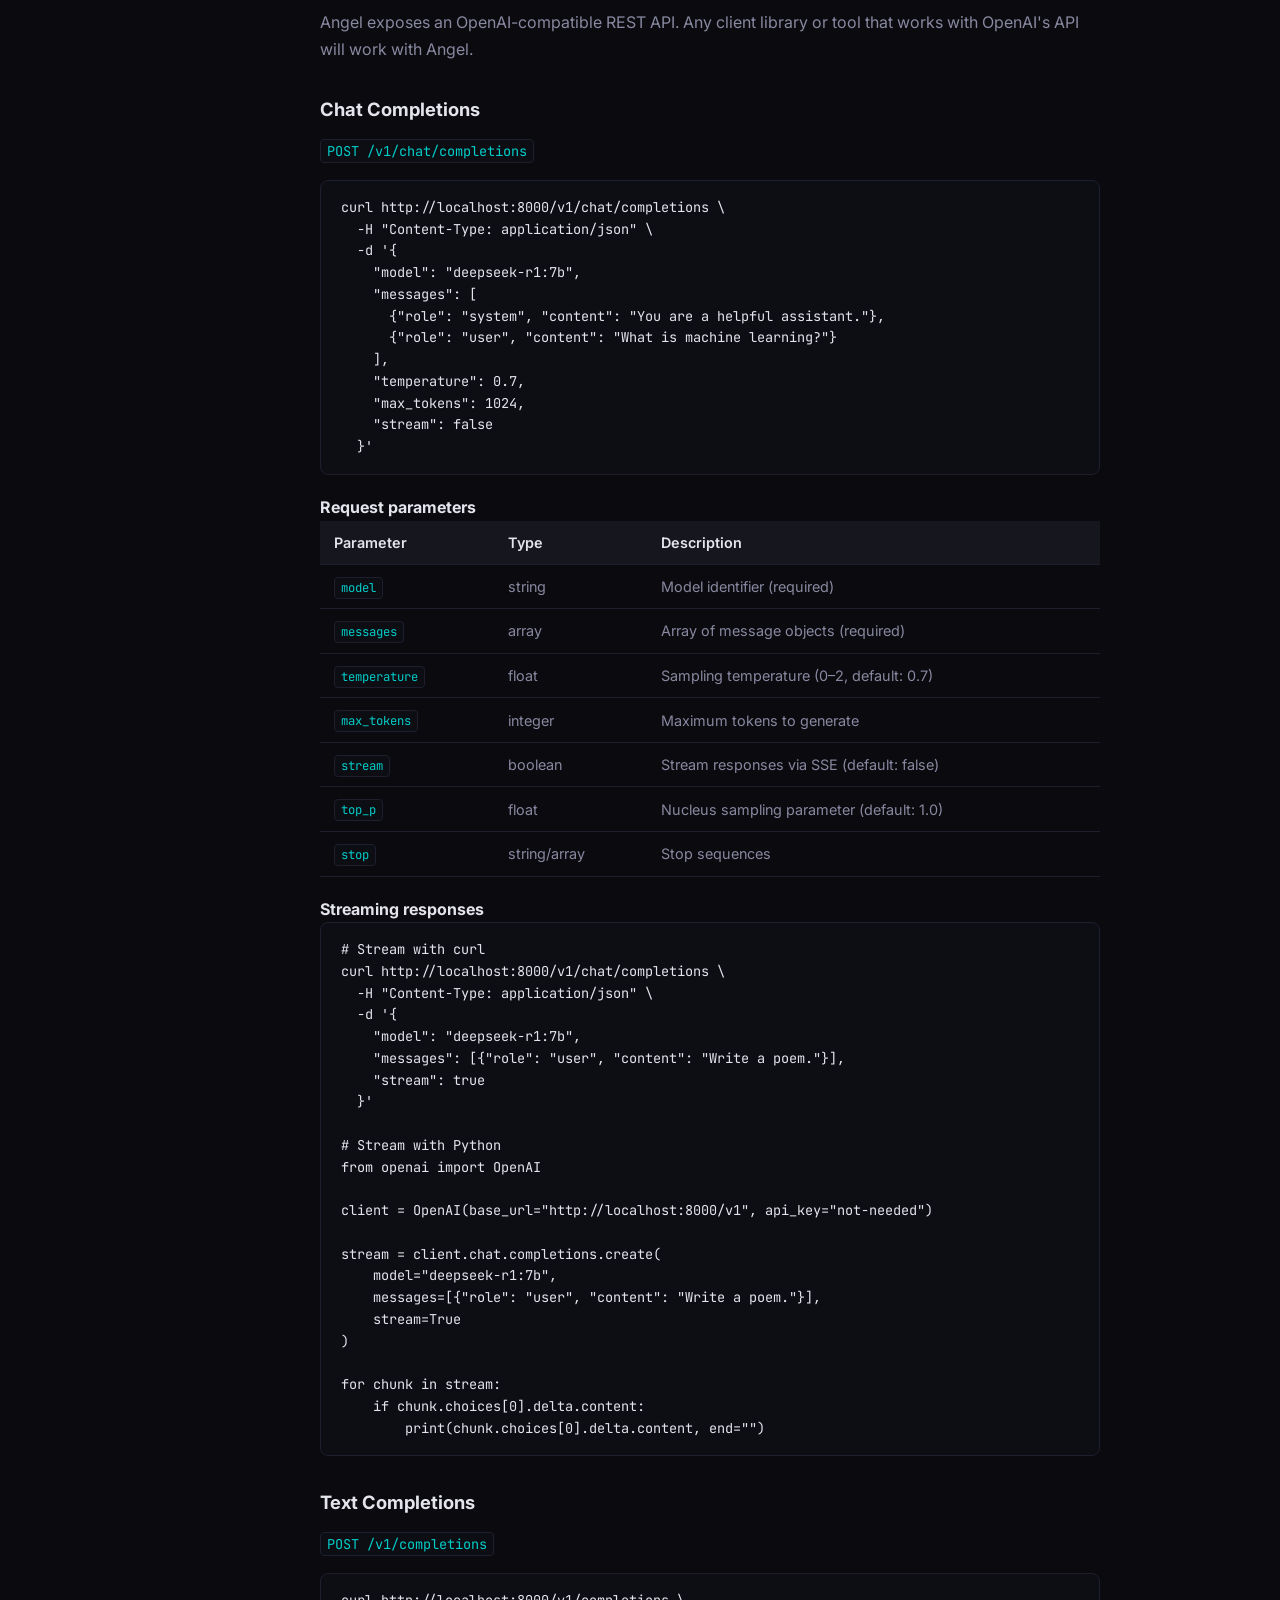
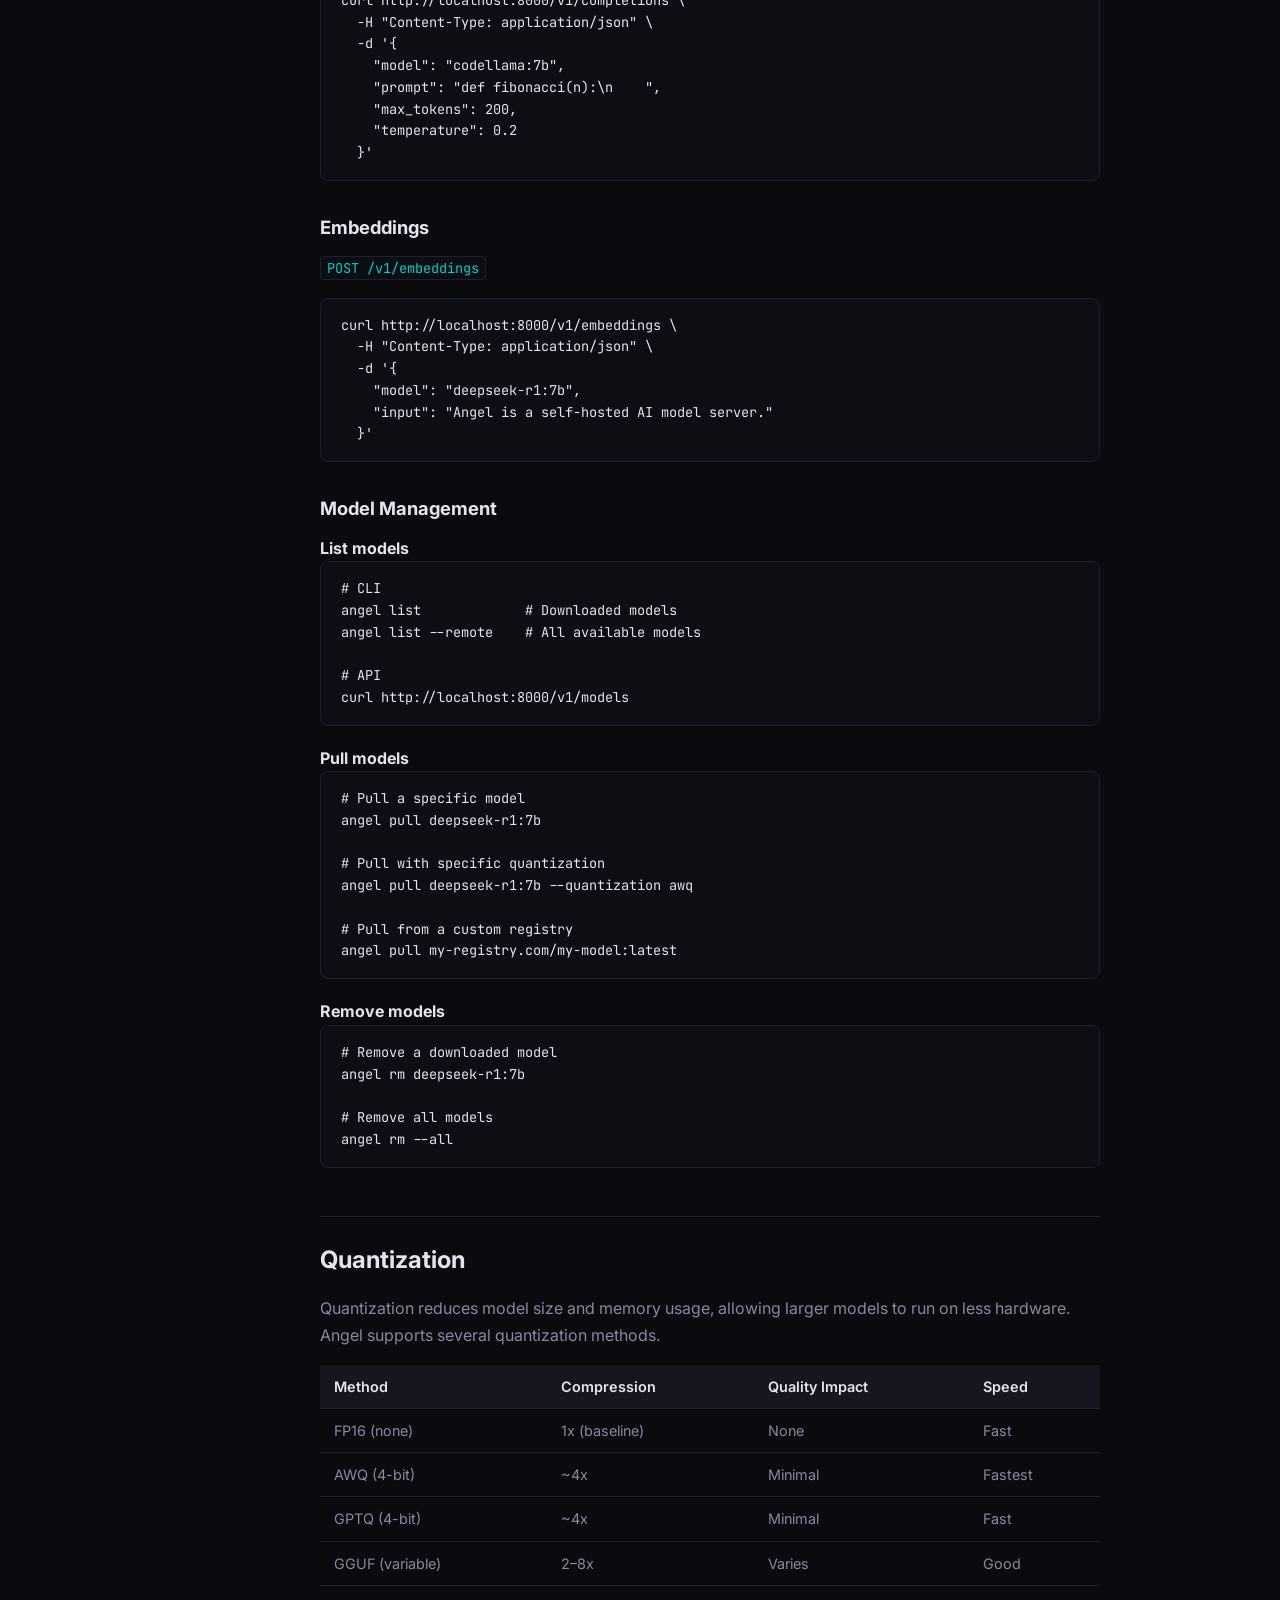
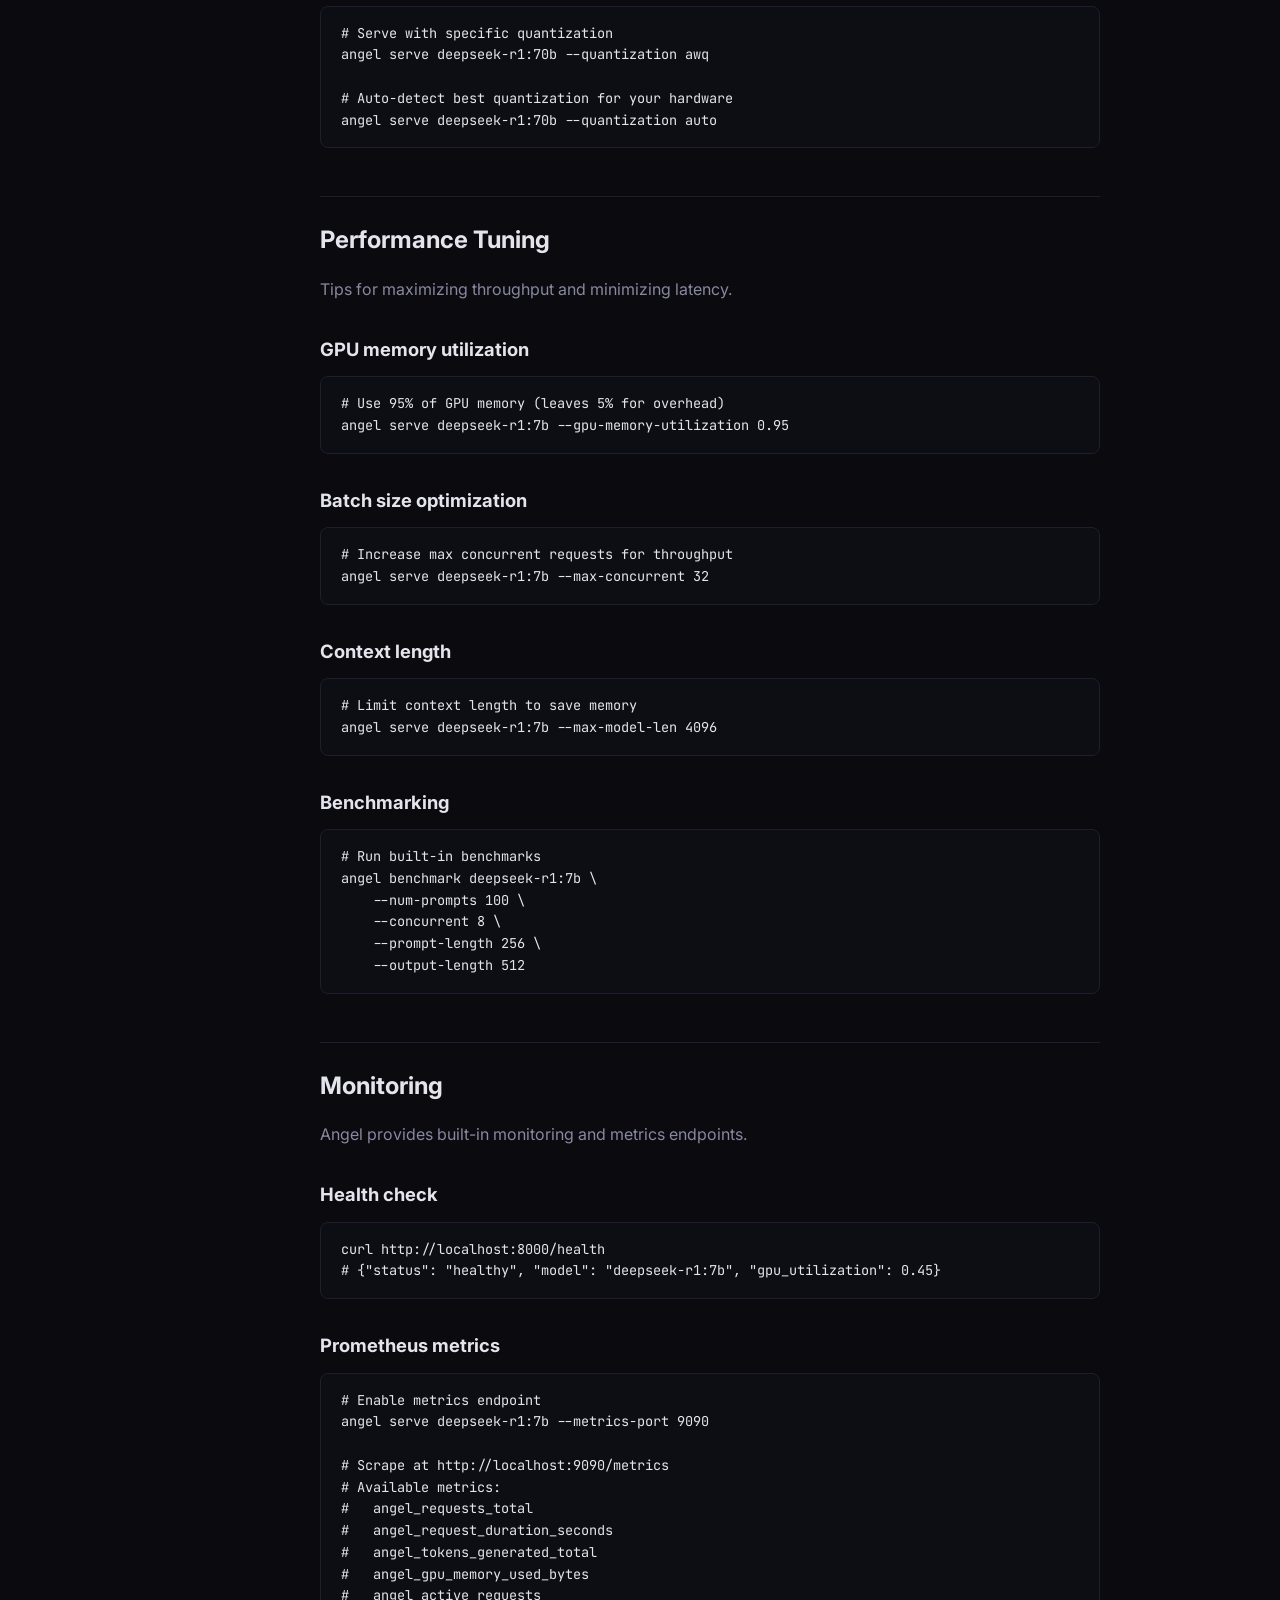
<file: docs/index.html>
<!DOCTYPE html>
<html lang="en">
<head>
    <meta charset="UTF-8">
    <meta name="viewport" content="width=device-width, initial-scale=1.0">
    <title>Documentation - Angel</title>
    <meta name="description" content="Complete documentation for Angel - self-host AI models like DeepSeek, Qwen, Llama, Mistral, and Code Llama.">
    <link rel="stylesheet" href="../css/style.css">
    <link rel="preconnect" href="https://fonts.googleapis.com">
    <link rel="preconnect" href="https://fonts.gstatic.com" crossorigin>
    <link href="https://fonts.googleapis.com/css2?family=Inter:wght@300;400;500;600;700;800&family=JetBrains+Mono:wght@400;500&display=swap" rel="stylesheet">
</head>
<body>
    <!-- Navigation -->
    <nav class="navbar scrolled" id="navbar">
        <div class="container nav-container">
            <a href="../index.html" class="nav-logo">
                <span class="logo-icon">&#9650;</span>
                <span class="logo-text">Angel</span>
            </a>
            <ul class="nav-links" id="navLinks">
                <li><a href="../index.html#features">Features</a></li>
                <li><a href="../index.html#models">Models</a></li>
                <li><a href="../index.html#infrastructure">Infrastructure</a></li>
                <li><a href="#" class="nav-docs-link">Docs</a></li>
            </ul>
            <div class="nav-actions">
                <a href="../index.html" class="btn btn-secondary btn-sm">Home</a>
                <a href="#getting-started" class="btn btn-primary btn-sm">Get Started</a>
            </div>
            <button class="nav-toggle" id="navToggle" aria-label="Toggle navigation">
                <span></span>
                <span></span>
                <span></span>
            </button>
        </div>
    </nav>

    <div class="docs-layout">
        <!-- Sidebar -->
        <aside class="docs-sidebar" id="docsSidebar">
            <div class="sidebar-section">
                <div class="sidebar-title">Getting Started</div>
                <ul class="sidebar-links">
                    <li><a href="#getting-started" class="active">Introduction</a></li>
                    <li><a href="#installation">Installation</a></li>
                    <li><a href="#quickstart">Quick Start</a></li>
                    <li><a href="#configuration">Configuration</a></li>
                </ul>
            </div>
            <div class="sidebar-section">
                <div class="sidebar-title">Models</div>
                <ul class="sidebar-links">
                    <li><a href="#models-ref">Overview</a></li>
                    <li><a href="#deepseek">DeepSeek</a></li>
                    <li><a href="#qwen">Qwen</a></li>
                    <li><a href="#llama">Llama</a></li>
                    <li><a href="#mistral">Mistral</a></li>
                    <li><a href="#codellama">Code Llama</a></li>
                </ul>
            </div>
            <div class="sidebar-section">
                <div class="sidebar-title">Infrastructure</div>
                <ul class="sidebar-links">
                    <li><a href="#infra-overview">Overview</a></li>
                    <li><a href="#azure">Azure GPU VMs</a></li>
                    <li><a href="#digitalocean">DigitalOcean Droplets</a></li>
                    <li><a href="#own-server">Your Own Server</a></li>
                    <li><a href="#multi-gpu">Multi-GPU Setup</a></li>
                </ul>
            </div>
            <div class="sidebar-section">
                <div class="sidebar-title">API Reference</div>
                <ul class="sidebar-links">
                    <li><a href="#api-reference">Endpoints</a></li>
                    <li><a href="#chat-completions">Chat Completions</a></li>
                    <li><a href="#completions">Completions</a></li>
                    <li><a href="#embeddings">Embeddings</a></li>
                    <li><a href="#model-management">Model Management</a></li>
                </ul>
            </div>
            <div class="sidebar-section">
                <div class="sidebar-title">Advanced</div>
                <ul class="sidebar-links">
                    <li><a href="#quantization">Quantization</a></li>
                    <li><a href="#performance">Performance Tuning</a></li>
                    <li><a href="#monitoring">Monitoring</a></li>
                    <li><a href="#troubleshooting">Troubleshooting</a></li>
                </ul>
            </div>
        </aside>

        <!-- Main Content -->
        <main class="docs-content">
            <!-- Getting Started -->
            <h1 id="getting-started">Angel Documentation</h1>
            <p>Angel is an open-source tool for self-hosting large language models. It gives you a private, OpenAI-compatible inference endpoint running on your own infrastructure &mdash; with zero API costs.</p>

            <div class="callout">
                <p><strong>New to Angel?</strong> Follow the <a href="#quickstart">Quick Start</a> guide to get your first model running in under 5 minutes.</p>
            </div>

            <h2 id="installation">Installation</h2>

            <h3>Prerequisites</h3>
            <ul>
                <li>Python 3.10 or higher</li>
                <li>NVIDIA GPU with CUDA 12.1+ (compute capability 7.0+)</li>
                <li>At least 16 GB of RAM (model-dependent)</li>
                <li>Linux (Ubuntu 22.04+ recommended) or WSL2 on Windows</li>
            </ul>

            <h3>Install via pip</h3>
            <pre><code>pip install angel-ai</code></pre>

            <h3>Install from source</h3>
            <pre><code>git clone https://github.com/eduard5524/angel.git
cd angel
pip install -e ".[dev]"</code></pre>

            <h3>Verify installation</h3>
            <pre><code>angel --version
# Angel v1.0.0

angel doctor
# Checking CUDA... OK (CUDA 12.4)
# Checking GPU... OK (NVIDIA A100 80GB)
# Checking disk space... OK (234 GB free)
# All checks passed!</code></pre>

            <h2 id="quickstart">Quick Start</h2>
            <p>Get a model running in three steps:</p>

            <h3>1. Pull a model</h3>
            <pre><code># Pull a model (downloads and optimizes automatically)
angel pull deepseek-r1:7b

# List available models
angel list --remote

# See downloaded models
angel list</code></pre>

            <h3>2. Start the server</h3>
            <pre><code># Start serving on port 8000
angel serve deepseek-r1:7b --port 8000

# With custom options
angel serve deepseek-r1:7b \
    --port 8000 \
    --host 0.0.0.0 \
    --max-concurrent 8 \
    --gpu-memory-utilization 0.9</code></pre>

            <h3>3. Send a request</h3>
            <pre><code># Using curl
curl http://localhost:8000/v1/chat/completions \
  -H "Content-Type: application/json" \
  -d '{
    "model": "deepseek-r1:7b",
    "messages": [
      {"role": "user", "content": "Hello, how are you?"}
    ]
  }'</code></pre>

            <pre><code># Using Python
from openai import OpenAI

client = OpenAI(
    base_url="http://localhost:8000/v1",
    api_key="not-needed"
)

response = client.chat.completions.create(
    model="deepseek-r1:7b",
    messages=[
        {"role": "user", "content": "Explain quantum computing."}
    ]
)
print(response.choices[0].message.content)</code></pre>

            <h2 id="configuration">Configuration</h2>
            <p>Angel can be configured via a YAML file, environment variables, or command-line flags.</p>

            <h3>Configuration file</h3>
            <p>Create <code>angel.yaml</code> in your project root or <code>~/.angel/config.yaml</code>:</p>
            <pre><code># angel.yaml
server:
  host: 0.0.0.0
  port: 8000
  workers: 1
  cors_origins: ["*"]

model:
  name: deepseek-r1:7b
  quantization: auto        # auto, awq, gptq, none
  gpu_memory_utilization: 0.9
  max_model_len: 8192
  trust_remote_code: true

inference:
  max_concurrent_requests: 16
  timeout: 120
  temperature: 0.7
  max_tokens: 4096

logging:
  level: info               # debug, info, warning, error
  format: json
  file: /var/log/angel/server.log</code></pre>

            <h3>Environment variables</h3>
            <p>All configuration options can be set via environment variables prefixed with <code>ANGEL_</code>:</p>
            <pre><code>export ANGEL_SERVER_PORT=8000
export ANGEL_SERVER_HOST=0.0.0.0
export ANGEL_MODEL_NAME=deepseek-r1:7b
export ANGEL_MODEL_GPU_MEMORY_UTILIZATION=0.9
export ANGEL_INFERENCE_MAX_CONCURRENT_REQUESTS=16</code></pre>

            <h3>CLI flags reference</h3>
            <table>
                <thead>
                    <tr>
                        <th>Flag</th>
                        <th>Description</th>
                        <th>Default</th>
                    </tr>
                </thead>
                <tbody>
                    <tr>
                        <td><code>--port</code></td>
                        <td>Server port</td>
                        <td>8000</td>
                    </tr>
                    <tr>
                        <td><code>--host</code></td>
                        <td>Bind address</td>
                        <td>127.0.0.1</td>
                    </tr>
                    <tr>
                        <td><code>--gpu-memory-utilization</code></td>
                        <td>Fraction of GPU memory to use</td>
                        <td>0.9</td>
                    </tr>
                    <tr>
                        <td><code>--max-model-len</code></td>
                        <td>Maximum sequence length</td>
                        <td>Model default</td>
                    </tr>
                    <tr>
                        <td><code>--quantization</code></td>
                        <td>Quantization method (auto, awq, gptq, none)</td>
                        <td>auto</td>
                    </tr>
                    <tr>
                        <td><code>--max-concurrent</code></td>
                        <td>Max concurrent requests</td>
                        <td>16</td>
                    </tr>
                    <tr>
                        <td><code>--tensor-parallel</code></td>
                        <td>Number of GPUs for tensor parallelism</td>
                        <td>1</td>
                    </tr>
                    <tr>
                        <td><code>--log-level</code></td>
                        <td>Logging level</td>
                        <td>info</td>
                    </tr>
                </tbody>
            </table>

            <!-- Models Reference -->
            <h2 id="models-ref">Supported Models</h2>
            <p>Angel supports all major open-source language models. Each model is optimized for fast inference with automatic quantization.</p>

            <h3 id="deepseek">DeepSeek</h3>
            <p>DeepSeek models excel at reasoning, mathematics, and code generation. The R1 series uses chain-of-thought reasoning for complex problem solving.</p>

            <table>
                <thead>
                    <tr>
                        <th>Model</th>
                        <th>Parameters</th>
                        <th>VRAM Required</th>
                        <th>Context Length</th>
                    </tr>
                </thead>
                <tbody>
                    <tr>
                        <td><code>deepseek-r1:7b</code></td>
                        <td>7B</td>
                        <td>~6 GB</td>
                        <td>128K</td>
                    </tr>
                    <tr>
                        <td><code>deepseek-r1:32b</code></td>
                        <td>32B</td>
                        <td>~24 GB</td>
                        <td>128K</td>
                    </tr>
                    <tr>
                        <td><code>deepseek-r1:70b</code></td>
                        <td>70B</td>
                        <td>~48 GB</td>
                        <td>128K</td>
                    </tr>
                    <tr>
                        <td><code>deepseek-v3:671b</code></td>
                        <td>671B (MoE)</td>
                        <td>~160 GB</td>
                        <td>128K</td>
                    </tr>
                </tbody>
            </table>

            <pre><code># Pull and run DeepSeek
angel pull deepseek-r1:7b
angel serve deepseek-r1:7b --port 8000

# For larger variants, use multi-GPU
angel serve deepseek-r1:70b --tensor-parallel 2 --port 8000</code></pre>

            <h3 id="qwen">Qwen</h3>
            <p>Alibaba's Qwen models offer excellent multilingual support and strong performance across diverse tasks including reasoning, coding, and creative writing.</p>

            <table>
                <thead>
                    <tr>
                        <th>Model</th>
                        <th>Parameters</th>
                        <th>VRAM Required</th>
                        <th>Context Length</th>
                    </tr>
                </thead>
                <tbody>
                    <tr>
                        <td><code>qwen2.5:7b</code></td>
                        <td>7B</td>
                        <td>~6 GB</td>
                        <td>128K</td>
                    </tr>
                    <tr>
                        <td><code>qwen2.5:14b</code></td>
                        <td>14B</td>
                        <td>~12 GB</td>
                        <td>128K</td>
                    </tr>
                    <tr>
                        <td><code>qwen2.5:32b</code></td>
                        <td>32B</td>
                        <td>~24 GB</td>
                        <td>128K</td>
                    </tr>
                    <tr>
                        <td><code>qwen2.5:72b</code></td>
                        <td>72B</td>
                        <td>~48 GB</td>
                        <td>128K</td>
                    </tr>
                </tbody>
            </table>

            <pre><code>angel pull qwen2.5:7b
angel serve qwen2.5:7b --port 8000</code></pre>

            <h3 id="llama">Llama</h3>
            <p>Meta's Llama models are the most widely used open-source LLMs. They offer excellent general-purpose performance and have the largest ecosystem of tools and fine-tunes.</p>

            <table>
                <thead>
                    <tr>
                        <th>Model</th>
                        <th>Parameters</th>
                        <th>VRAM Required</th>
                        <th>Context Length</th>
                    </tr>
                </thead>
                <tbody>
                    <tr>
                        <td><code>llama3.3:8b</code></td>
                        <td>8B</td>
                        <td>~6 GB</td>
                        <td>128K</td>
                    </tr>
                    <tr>
                        <td><code>llama3.3:70b</code></td>
                        <td>70B</td>
                        <td>~48 GB</td>
                        <td>128K</td>
                    </tr>
                    <tr>
                        <td><code>llama3.1:405b</code></td>
                        <td>405B</td>
                        <td>~240 GB</td>
                        <td>128K</td>
                    </tr>
                </tbody>
            </table>

            <pre><code>angel pull llama3.3:8b
angel serve llama3.3:8b --port 8000

# The 405B model requires 4+ A100 80GB GPUs
angel serve llama3.1:405b --tensor-parallel 4 --port 8000</code></pre>

            <h3 id="mistral">Mistral</h3>
            <p>Mistral models are known for their efficiency-to-performance ratio, making them ideal for production deployments where latency and cost matter.</p>

            <table>
                <thead>
                    <tr>
                        <th>Model</th>
                        <th>Parameters</th>
                        <th>VRAM Required</th>
                        <th>Context Length</th>
                    </tr>
                </thead>
                <tbody>
                    <tr>
                        <td><code>mistral:7b</code></td>
                        <td>7B</td>
                        <td>~6 GB</td>
                        <td>32K</td>
                    </tr>
                    <tr>
                        <td><code>mixtral:8x7b</code></td>
                        <td>8x7B (MoE)</td>
                        <td>~26 GB</td>
                        <td>32K</td>
                    </tr>
                    <tr>
                        <td><code>mixtral:8x22b</code></td>
                        <td>8x22B (MoE)</td>
                        <td>~88 GB</td>
                        <td>32K</td>
                    </tr>
                </tbody>
            </table>

            <pre><code>angel pull mistral:7b
angel serve mistral:7b --port 8000</code></pre>

            <h3 id="codellama">Code Llama</h3>
            <p>Code Llama is specialized for code generation, completion, and debugging. It supports dozens of programming languages and is ideal for developer tools and IDE integrations.</p>

            <table>
                <thead>
                    <tr>
                        <th>Model</th>
                        <th>Parameters</th>
                        <th>VRAM Required</th>
                        <th>Context Length</th>
                    </tr>
                </thead>
                <tbody>
                    <tr>
                        <td><code>codellama:7b</code></td>
                        <td>7B</td>
                        <td>~6 GB</td>
                        <td>100K</td>
                    </tr>
                    <tr>
                        <td><code>codellama:13b</code></td>
                        <td>13B</td>
                        <td>~10 GB</td>
                        <td>100K</td>
                    </tr>
                    <tr>
                        <td><code>codellama:34b</code></td>
                        <td>34B</td>
                        <td>~24 GB</td>
                        <td>100K</td>
                    </tr>
                    <tr>
                        <td><code>codellama:70b</code></td>
                        <td>70B</td>
                        <td>~48 GB</td>
                        <td>100K</td>
                    </tr>
                </tbody>
            </table>

            <pre><code>angel pull codellama:7b
angel serve codellama:7b --port 8000

# Use the instruct variant for chat-style code assistance
angel pull codellama:7b-instruct
angel serve codellama:7b-instruct --port 8000</code></pre>

            <!-- Infrastructure -->
            <h2 id="infra-overview">Infrastructure Setup</h2>
            <p>Angel runs on any machine with an NVIDIA GPU. Below are guides for the most common deployment targets.</p>

            <div class="callout">
                <p><strong>Minimum requirements:</strong> NVIDIA GPU with CUDA 12.1+, 16 GB RAM, 50 GB disk space. Actual requirements depend on the model size.</p>
            </div>

            <h3 id="azure">Azure GPU VMs</h3>
            <p>Azure offers NC, ND, and NV-series VMs with NVIDIA GPUs. Recommended for enterprise deployments with Azure's global network and compliance certifications.</p>

            <h4>Recommended VM sizes</h4>
            <table>
                <thead>
                    <tr>
                        <th>VM Size</th>
                        <th>GPU</th>
                        <th>VRAM</th>
                        <th>Best For</th>
                    </tr>
                </thead>
                <tbody>
                    <tr>
                        <td>Standard_NC4as_T4_v3</td>
                        <td>1x T4</td>
                        <td>16 GB</td>
                        <td>7B models</td>
                    </tr>
                    <tr>
                        <td>Standard_NC24ads_A100_v4</td>
                        <td>1x A100</td>
                        <td>80 GB</td>
                        <td>Up to 70B models</td>
                    </tr>
                    <tr>
                        <td>Standard_ND96asr_v4</td>
                        <td>8x A100</td>
                        <td>640 GB</td>
                        <td>405B+ models</td>
                    </tr>
                    <tr>
                        <td>Standard_ND96isr_H100_v5</td>
                        <td>8x H100</td>
                        <td>640 GB</td>
                        <td>Max performance</td>
                    </tr>
                </tbody>
            </table>

            <h4>Setup steps</h4>
            <pre><code># 1. Create the VM (using Azure CLI)
az vm create \
  --resource-group myResourceGroup \
  --name angel-server \
  --image Canonical:0001-com-ubuntu-server-jammy:22_04-lts-gen2:latest \
  --size Standard_NC24ads_A100_v4 \
  --admin-username azureuser \
  --generate-ssh-keys

# 2. SSH into the VM
ssh azureuser@&lt;public-ip&gt;

# 3. Install NVIDIA drivers and CUDA
sudo apt update && sudo apt install -y nvidia-driver-535 nvidia-cuda-toolkit

# 4. Install Angel
pip install angel-ai

# 5. Pull and serve a model
angel pull deepseek-r1:7b
angel serve deepseek-r1:7b --host 0.0.0.0 --port 8000</code></pre>

            <div class="callout warning">
                <p><strong>Important:</strong> Make sure to open port 8000 in your Network Security Group (NSG) rules, or use a reverse proxy with HTTPS for production.</p>
            </div>

            <h3 id="digitalocean">DigitalOcean GPU Droplets</h3>
            <p>DigitalOcean's GPU Droplets offer simple, flat-rate pricing with H100 GPUs. Great for developers who want a straightforward setup.</p>

            <h4>Available GPU Droplets</h4>
            <table>
                <thead>
                    <tr>
                        <th>Droplet Type</th>
                        <th>GPU</th>
                        <th>VRAM</th>
                        <th>Price</th>
                    </tr>
                </thead>
                <tbody>
                    <tr>
                        <td>gpu-h100x1-80gb</td>
                        <td>1x H100</td>
                        <td>80 GB</td>
                        <td>~$2.50/hr</td>
                    </tr>
                    <tr>
                        <td>gpu-h100x8-640gb</td>
                        <td>8x H100</td>
                        <td>640 GB</td>
                        <td>~$20/hr</td>
                    </tr>
                </tbody>
            </table>

            <h4>Setup steps</h4>
            <pre><code># 1. Create a GPU Droplet via doctl
doctl compute droplet create angel-server \
  --size gpu-h100x1-80gb \
  --image ubuntu-22-04-x64 \
  --region nyc1 \
  --ssh-keys &lt;your-key-id&gt;

# 2. SSH into the Droplet
ssh root@&lt;droplet-ip&gt;

# 3. NVIDIA drivers are pre-installed on GPU Droplets
nvidia-smi  # Verify GPU is detected

# 4. Install Angel
pip install angel-ai

# 5. Pull and serve
angel pull llama3.3:70b
angel serve llama3.3:70b --host 0.0.0.0 --port 8000</code></pre>

            <h3 id="own-server">Your Own Server</h3>
            <p>Run Angel on any Linux machine with an NVIDIA GPU. This gives you full control over hardware, networking, and security.</p>

            <h4>Hardware requirements</h4>
            <table>
                <thead>
                    <tr>
                        <th>Model Size</th>
                        <th>Minimum GPU</th>
                        <th>Recommended GPU</th>
                        <th>RAM</th>
                    </tr>
                </thead>
                <tbody>
                    <tr>
                        <td>7B</td>
                        <td>RTX 3060 12GB</td>
                        <td>RTX 4090 24GB</td>
                        <td>16 GB</td>
                    </tr>
                    <tr>
                        <td>13B&ndash;14B</td>
                        <td>RTX 4090 24GB</td>
                        <td>A100 40GB</td>
                        <td>32 GB</td>
                    </tr>
                    <tr>
                        <td>30B&ndash;34B</td>
                        <td>A100 40GB</td>
                        <td>A100 80GB</td>
                        <td>64 GB</td>
                    </tr>
                    <tr>
                        <td>65B&ndash;72B</td>
                        <td>A100 80GB</td>
                        <td>2x A100 80GB</td>
                        <td>128 GB</td>
                    </tr>
                </tbody>
            </table>

            <h4>Setup steps</h4>
            <pre><code># 1. Install NVIDIA drivers (Ubuntu)
sudo apt update
sudo apt install -y nvidia-driver-535

# 2. Install CUDA toolkit
sudo apt install -y nvidia-cuda-toolkit

# 3. Verify GPU
nvidia-smi

# 4. Install Angel
pip install angel-ai
angel doctor  # Verify everything is configured

# 5. Pull and serve
angel pull mistral:7b
angel serve mistral:7b --host 0.0.0.0 --port 8000</code></pre>

            <h4>Running as a systemd service</h4>
            <pre><code># Create service file: /etc/systemd/system/angel.service
[Unit]
Description=Angel AI Model Server
After=network.target

[Service]
Type=simple
User=angel
ExecStart=/usr/local/bin/angel serve deepseek-r1:7b --host 0.0.0.0 --port 8000
Restart=always
RestartSec=10
Environment=ANGEL_MODEL_GPU_MEMORY_UTILIZATION=0.9

[Install]
WantedBy=multi-user.target</code></pre>

            <pre><code># Enable and start
sudo systemctl daemon-reload
sudo systemctl enable angel
sudo systemctl start angel

# Check status
sudo systemctl status angel
journalctl -u angel -f</code></pre>

            <h3 id="multi-gpu">Multi-GPU Setup</h3>
            <p>Angel supports tensor parallelism for distributing large models across multiple GPUs. This is essential for running models that don't fit in a single GPU's memory.</p>

            <h4>Tensor parallelism</h4>
            <pre><code># Automatically distribute across all available GPUs
angel serve deepseek-r1:70b --tensor-parallel auto

# Specify exact number of GPUs
angel serve deepseek-r1:70b --tensor-parallel 2

# Choose specific GPU devices
CUDA_VISIBLE_DEVICES=0,1 angel serve deepseek-r1:70b --tensor-parallel 2</code></pre>

            <h4>GPU requirements by model size</h4>
            <table>
                <thead>
                    <tr>
                        <th>Model</th>
                        <th>1x A100 80GB</th>
                        <th>2x A100 80GB</th>
                        <th>4x A100 80GB</th>
                        <th>8x A100 80GB</th>
                    </tr>
                </thead>
                <tbody>
                    <tr>
                        <td>7B&ndash;8B</td>
                        <td>Yes</td>
                        <td>Yes</td>
                        <td>Yes</td>
                        <td>Yes</td>
                    </tr>
                    <tr>
                        <td>32B&ndash;34B</td>
                        <td>Yes</td>
                        <td>Yes</td>
                        <td>Yes</td>
                        <td>Yes</td>
                    </tr>
                    <tr>
                        <td>70B&ndash;72B</td>
                        <td>Tight</td>
                        <td>Yes</td>
                        <td>Yes</td>
                        <td>Yes</td>
                    </tr>
                    <tr>
                        <td>405B</td>
                        <td>No</td>
                        <td>No</td>
                        <td>Yes (AWQ)</td>
                        <td>Yes</td>
                    </tr>
                    <tr>
                        <td>671B (MoE)</td>
                        <td>No</td>
                        <td>No</td>
                        <td>No</td>
                        <td>Yes</td>
                    </tr>
                </tbody>
            </table>

            <!-- API Reference -->
            <h2 id="api-reference">API Reference</h2>
            <p>Angel exposes an OpenAI-compatible REST API. Any client library or tool that works with OpenAI's API will work with Angel.</p>

            <h3 id="chat-completions">Chat Completions</h3>
            <p><code>POST /v1/chat/completions</code></p>
            <pre><code>curl http://localhost:8000/v1/chat/completions \
  -H "Content-Type: application/json" \
  -d '{
    "model": "deepseek-r1:7b",
    "messages": [
      {"role": "system", "content": "You are a helpful assistant."},
      {"role": "user", "content": "What is machine learning?"}
    ],
    "temperature": 0.7,
    "max_tokens": 1024,
    "stream": false
  }'</code></pre>

            <h4>Request parameters</h4>
            <table>
                <thead>
                    <tr>
                        <th>Parameter</th>
                        <th>Type</th>
                        <th>Description</th>
                    </tr>
                </thead>
                <tbody>
                    <tr>
                        <td><code>model</code></td>
                        <td>string</td>
                        <td>Model identifier (required)</td>
                    </tr>
                    <tr>
                        <td><code>messages</code></td>
                        <td>array</td>
                        <td>Array of message objects (required)</td>
                    </tr>
                    <tr>
                        <td><code>temperature</code></td>
                        <td>float</td>
                        <td>Sampling temperature (0&ndash;2, default: 0.7)</td>
                    </tr>
                    <tr>
                        <td><code>max_tokens</code></td>
                        <td>integer</td>
                        <td>Maximum tokens to generate</td>
                    </tr>
                    <tr>
                        <td><code>stream</code></td>
                        <td>boolean</td>
                        <td>Stream responses via SSE (default: false)</td>
                    </tr>
                    <tr>
                        <td><code>top_p</code></td>
                        <td>float</td>
                        <td>Nucleus sampling parameter (default: 1.0)</td>
                    </tr>
                    <tr>
                        <td><code>stop</code></td>
                        <td>string/array</td>
                        <td>Stop sequences</td>
                    </tr>
                </tbody>
            </table>

            <h4>Streaming responses</h4>
            <pre><code># Stream with curl
curl http://localhost:8000/v1/chat/completions \
  -H "Content-Type: application/json" \
  -d '{
    "model": "deepseek-r1:7b",
    "messages": [{"role": "user", "content": "Write a poem."}],
    "stream": true
  }'

# Stream with Python
from openai import OpenAI

client = OpenAI(base_url="http://localhost:8000/v1", api_key="not-needed")

stream = client.chat.completions.create(
    model="deepseek-r1:7b",
    messages=[{"role": "user", "content": "Write a poem."}],
    stream=True
)

for chunk in stream:
    if chunk.choices[0].delta.content:
        print(chunk.choices[0].delta.content, end="")</code></pre>

            <h3 id="completions">Text Completions</h3>
            <p><code>POST /v1/completions</code></p>
            <pre><code>curl http://localhost:8000/v1/completions \
  -H "Content-Type: application/json" \
  -d '{
    "model": "codellama:7b",
    "prompt": "def fibonacci(n):\n    ",
    "max_tokens": 200,
    "temperature": 0.2
  }'</code></pre>

            <h3 id="embeddings">Embeddings</h3>
            <p><code>POST /v1/embeddings</code></p>
            <pre><code>curl http://localhost:8000/v1/embeddings \
  -H "Content-Type: application/json" \
  -d '{
    "model": "deepseek-r1:7b",
    "input": "Angel is a self-hosted AI model server."
  }'</code></pre>

            <h3 id="model-management">Model Management</h3>

            <h4>List models</h4>
            <pre><code># CLI
angel list             # Downloaded models
angel list --remote    # All available models

# API
curl http://localhost:8000/v1/models</code></pre>

            <h4>Pull models</h4>
            <pre><code># Pull a specific model
angel pull deepseek-r1:7b

# Pull with specific quantization
angel pull deepseek-r1:7b --quantization awq

# Pull from a custom registry
angel pull my-registry.com/my-model:latest</code></pre>

            <h4>Remove models</h4>
            <pre><code># Remove a downloaded model
angel rm deepseek-r1:7b

# Remove all models
angel rm --all</code></pre>

            <!-- Advanced -->
            <h2 id="quantization">Quantization</h2>
            <p>Quantization reduces model size and memory usage, allowing larger models to run on less hardware. Angel supports several quantization methods.</p>

            <table>
                <thead>
                    <tr>
                        <th>Method</th>
                        <th>Compression</th>
                        <th>Quality Impact</th>
                        <th>Speed</th>
                    </tr>
                </thead>
                <tbody>
                    <tr>
                        <td>FP16 (none)</td>
                        <td>1x (baseline)</td>
                        <td>None</td>
                        <td>Fast</td>
                    </tr>
                    <tr>
                        <td>AWQ (4-bit)</td>
                        <td>~4x</td>
                        <td>Minimal</td>
                        <td>Fastest</td>
                    </tr>
                    <tr>
                        <td>GPTQ (4-bit)</td>
                        <td>~4x</td>
                        <td>Minimal</td>
                        <td>Fast</td>
                    </tr>
                    <tr>
                        <td>GGUF (variable)</td>
                        <td>2&ndash;8x</td>
                        <td>Varies</td>
                        <td>Good</td>
                    </tr>
                </tbody>
            </table>

            <pre><code># Serve with specific quantization
angel serve deepseek-r1:70b --quantization awq

# Auto-detect best quantization for your hardware
angel serve deepseek-r1:70b --quantization auto</code></pre>

            <h2 id="performance">Performance Tuning</h2>
            <p>Tips for maximizing throughput and minimizing latency.</p>

            <h3>GPU memory utilization</h3>
            <pre><code># Use 95% of GPU memory (leaves 5% for overhead)
angel serve deepseek-r1:7b --gpu-memory-utilization 0.95</code></pre>

            <h3>Batch size optimization</h3>
            <pre><code># Increase max concurrent requests for throughput
angel serve deepseek-r1:7b --max-concurrent 32</code></pre>

            <h3>Context length</h3>
            <pre><code># Limit context length to save memory
angel serve deepseek-r1:7b --max-model-len 4096</code></pre>

            <h3>Benchmarking</h3>
            <pre><code># Run built-in benchmarks
angel benchmark deepseek-r1:7b \
    --num-prompts 100 \
    --concurrent 8 \
    --prompt-length 256 \
    --output-length 512</code></pre>

            <h2 id="monitoring">Monitoring</h2>
            <p>Angel provides built-in monitoring and metrics endpoints.</p>

            <h3>Health check</h3>
            <pre><code>curl http://localhost:8000/health
# {"status": "healthy", "model": "deepseek-r1:7b", "gpu_utilization": 0.45}</code></pre>

            <h3>Prometheus metrics</h3>
            <pre><code># Enable metrics endpoint
angel serve deepseek-r1:7b --metrics-port 9090

# Scrape at http://localhost:9090/metrics
# Available metrics:
#   angel_requests_total
#   angel_request_duration_seconds
#   angel_tokens_generated_total
#   angel_gpu_memory_used_bytes
#   angel_active_requests</code></pre>

            <h3>Dashboard</h3>
            <pre><code># Launch the built-in monitoring dashboard
angel dashboard --port 9091

# Access at http://localhost:9091</code></pre>

            <h2 id="troubleshooting">Troubleshooting</h2>

            <h3>Common issues</h3>

            <h4>CUDA out of memory</h4>
            <pre><code># Solution 1: Lower GPU memory utilization
angel serve model --gpu-memory-utilization 0.8

# Solution 2: Use a smaller context length
angel serve model --max-model-len 2048

# Solution 3: Use quantization
angel serve model --quantization awq

# Solution 4: Use tensor parallelism (multi-GPU)
angel serve model --tensor-parallel 2</code></pre>

            <h4>Slow inference</h4>
            <pre><code># Check GPU utilization
nvidia-smi

# Ensure CUDA is properly installed
angel doctor

# Try AWQ quantization for faster inference
angel serve model --quantization awq</code></pre>

            <h4>Model download fails</h4>
            <pre><code># Retry with verbose logging
angel pull model --log-level debug

# Use a mirror
angel pull model --mirror https://mirror.example.com

# Check disk space
df -h</code></pre>

            <h4>Port already in use</h4>
            <pre><code># Use a different port
angel serve model --port 8001

# Find and kill the process using port 8000
lsof -i :8000
kill &lt;PID&gt;</code></pre>

            <div class="callout success">
                <p><strong>Need help?</strong> Open an issue on <a href="https://github.com/eduard5524/angel/issues">GitHub</a> or join the <a href="https://github.com/eduard5524/angel/discussions">discussions</a>.</p>
            </div>
        </main>
    </div>

    <!-- Mobile sidebar toggle -->
    <button class="docs-mobile-toggle" id="docsMobileToggle" aria-label="Toggle sidebar">
        &#9776;
    </button>

    <script src="../js/main.js"></script>
</body>
</html>
</file>
<file: css/style.css>
/* ============================================
   Angel - Self-Hosted AI Models
   Landing Page & Documentation Styles
   ============================================ */

/* ---------- Reset & Base ---------- */
*, *::before, *::after {
    margin: 0;
    padding: 0;
    box-sizing: border-box;
}

:root {
    --bg: #0a0a0f;
    --bg-elevated: #12121a;
    --bg-card: #16161f;
    --bg-card-hover: #1c1c28;
    --border: #1e1e2e;
    --border-light: #2a2a3d;
    --text: #e4e4ec;
    --text-muted: #8888a0;
    --text-dim: #5c5c78;
    --primary: #6c5ce7;
    --primary-light: #a29bfe;
    --primary-dark: #4834d4;
    --accent: #00cec9;
    --accent-dark: #00b4a6;
    --gradient-start: #6c5ce7;
    --gradient-end: #00cec9;
    --success: #00e676;
    --warning: #ffc107;
    --error: #ff5252;
    --code-bg: #0d0d14;
    --radius: 12px;
    --radius-sm: 8px;
    --radius-lg: 16px;
    --shadow: 0 4px 24px rgba(0, 0, 0, 0.3);
    --shadow-lg: 0 8px 48px rgba(0, 0, 0, 0.4);
    --transition: 0.2s ease;
    --font-sans: 'Inter', -apple-system, BlinkMacSystemFont, 'Segoe UI', sans-serif;
    --font-mono: 'JetBrains Mono', 'Fira Code', monospace;
}

html {
    scroll-behavior: smooth;
    font-size: 16px;
}

body {
    font-family: var(--font-sans);
    background: var(--bg);
    color: var(--text);
    line-height: 1.6;
    -webkit-font-smoothing: antialiased;
    overflow-x: hidden;
}

a {
    color: var(--primary-light);
    text-decoration: none;
    transition: color var(--transition);
}

a:hover {
    color: var(--accent);
}

img {
    max-width: 100%;
    display: block;
}

.container {
    max-width: 1200px;
    margin: 0 auto;
    padding: 0 24px;
}

/* ---------- Buttons ---------- */
.btn {
    display: inline-flex;
    align-items: center;
    gap: 8px;
    padding: 10px 20px;
    border-radius: var(--radius-sm);
    font-weight: 600;
    font-size: 0.9rem;
    cursor: pointer;
    transition: all var(--transition);
    border: none;
    text-decoration: none;
    white-space: nowrap;
}

.btn-sm {
    padding: 8px 16px;
    font-size: 0.85rem;
}

.btn-lg {
    padding: 14px 28px;
    font-size: 1rem;
}

.btn-primary {
    background: linear-gradient(135deg, var(--primary), var(--primary-dark));
    color: #fff;
    box-shadow: 0 4px 16px rgba(108, 92, 231, 0.3);
}

.btn-primary:hover {
    transform: translateY(-1px);
    box-shadow: 0 6px 24px rgba(108, 92, 231, 0.4);
    color: #fff;
}

.btn-secondary {
    background: var(--bg-card);
    color: var(--text);
    border: 1px solid var(--border-light);
}

.btn-secondary:hover {
    background: var(--bg-card-hover);
    border-color: var(--primary);
    color: var(--text);
}

.btn-outline {
    background: transparent;
    color: var(--text);
    border: 1px solid var(--border-light);
}

.btn-outline:hover {
    border-color: var(--primary);
    background: rgba(108, 92, 231, 0.1);
    color: var(--text);
}

/* ---------- Navigation ---------- */
.navbar {
    position: fixed;
    top: 0;
    left: 0;
    right: 0;
    z-index: 1000;
    padding: 16px 0;
    transition: all 0.3s ease;
    background: rgba(10, 10, 15, 0.6);
    backdrop-filter: blur(20px);
    -webkit-backdrop-filter: blur(20px);
    border-bottom: 1px solid transparent;
}

.navbar.scrolled {
    padding: 10px 0;
    border-bottom-color: var(--border);
    background: rgba(10, 10, 15, 0.9);
}

.nav-container {
    display: flex;
    align-items: center;
    justify-content: space-between;
}

.nav-logo {
    display: flex;
    align-items: center;
    gap: 10px;
    font-size: 1.3rem;
    font-weight: 700;
    color: var(--text);
    text-decoration: none;
}

.nav-logo:hover {
    color: var(--text);
}

.logo-icon {
    display: inline-flex;
    align-items: center;
    justify-content: center;
    width: 36px;
    height: 36px;
    background: linear-gradient(135deg, var(--primary), var(--accent));
    border-radius: var(--radius-sm);
    font-size: 1rem;
    color: #fff;
}

.nav-links {
    display: flex;
    list-style: none;
    gap: 32px;
}

.nav-links a {
    color: var(--text-muted);
    font-size: 0.9rem;
    font-weight: 500;
    transition: color var(--transition);
}

.nav-links a:hover {
    color: var(--text);
}

.nav-docs-link {
    color: var(--primary-light) !important;
}

.nav-actions {
    display: flex;
    gap: 12px;
}

.nav-toggle {
    display: none;
    flex-direction: column;
    gap: 5px;
    background: none;
    border: none;
    cursor: pointer;
    padding: 4px;
}

.nav-toggle span {
    display: block;
    width: 24px;
    height: 2px;
    background: var(--text);
    transition: all 0.3s ease;
}

/* ---------- Hero ---------- */
.hero {
    position: relative;
    min-height: 100vh;
    display: flex;
    align-items: center;
    padding: 120px 0 80px;
    overflow: hidden;
}

.hero-bg {
    position: absolute;
    inset: 0;
    z-index: 0;
}

.hero-gradient {
    position: absolute;
    top: -40%;
    left: 50%;
    transform: translateX(-50%);
    width: 120%;
    height: 80%;
    background: radial-gradient(ellipse at center, rgba(108, 92, 231, 0.15) 0%, rgba(0, 206, 201, 0.05) 40%, transparent 70%);
    pointer-events: none;
}

.hero-grid {
    position: absolute;
    inset: 0;
    background-image:
        linear-gradient(rgba(108, 92, 231, 0.03) 1px, transparent 1px),
        linear-gradient(90deg, rgba(108, 92, 231, 0.03) 1px, transparent 1px);
    background-size: 60px 60px;
    mask-image: radial-gradient(ellipse at center, black 30%, transparent 70%);
    -webkit-mask-image: radial-gradient(ellipse at center, black 30%, transparent 70%);
}

.hero-container {
    position: relative;
    z-index: 1;
    text-align: center;
}

.hero-badge {
    display: inline-block;
    padding: 6px 16px;
    background: rgba(108, 92, 231, 0.15);
    border: 1px solid rgba(108, 92, 231, 0.3);
    border-radius: 50px;
    font-size: 0.8rem;
    font-weight: 600;
    color: var(--primary-light);
    margin-bottom: 24px;
    letter-spacing: 0.5px;
}

.hero-title {
    font-size: clamp(2.5rem, 6vw, 4.5rem);
    font-weight: 800;
    line-height: 1.1;
    margin-bottom: 24px;
    letter-spacing: -0.02em;
}

.gradient-text {
    background: linear-gradient(135deg, var(--primary-light), var(--accent));
    -webkit-background-clip: text;
    background-clip: text;
    -webkit-text-fill-color: transparent;
}

.hero-subtitle {
    font-size: 1.15rem;
    color: var(--text-muted);
    max-width: 620px;
    margin: 0 auto 36px;
    line-height: 1.7;
}

.hero-actions {
    display: flex;
    gap: 16px;
    justify-content: center;
    margin-bottom: 60px;
}

/* Terminal */
.hero-terminal {
    max-width: 640px;
    margin: 0 auto;
    background: var(--code-bg);
    border: 1px solid var(--border);
    border-radius: var(--radius);
    overflow: hidden;
    text-align: left;
    box-shadow: var(--shadow-lg);
}

.terminal-header {
    display: flex;
    align-items: center;
    gap: 8px;
    padding: 12px 16px;
    background: var(--bg-card);
    border-bottom: 1px solid var(--border);
}

.terminal-dot {
    width: 12px;
    height: 12px;
    border-radius: 50%;
}

.terminal-dot.red { background: #ff5f57; }
.terminal-dot.yellow { background: #febc2e; }
.terminal-dot.green { background: #28c840; }

.terminal-title {
    margin-left: auto;
    font-size: 0.75rem;
    color: var(--text-dim);
    font-family: var(--font-mono);
}

.terminal-body {
    padding: 20px;
    font-family: var(--font-mono);
    font-size: 0.9rem;
    min-height: 120px;
}

.terminal-line {
    display: flex;
    align-items: center;
    gap: 8px;
}

.terminal-prompt {
    color: var(--accent);
    font-weight: 500;
}

.terminal-cmd {
    color: var(--text);
}

.terminal-cursor {
    animation: blink 1s infinite;
    color: var(--primary-light);
    font-weight: 300;
}

.terminal-output {
    margin-top: 8px;
    color: var(--text-muted);
    font-size: 0.85rem;
    line-height: 1.6;
}

@keyframes blink {
    0%, 100% { opacity: 1; }
    50% { opacity: 0; }
}

/* ---------- Stats Bar ---------- */
.stats-bar {
    padding: 40px 0;
    border-top: 1px solid var(--border);
    border-bottom: 1px solid var(--border);
    background: var(--bg-elevated);
}

.stats-grid {
    display: grid;
    grid-template-columns: repeat(4, 1fr);
    gap: 24px;
    text-align: center;
}

.stat-number {
    display: block;
    font-size: 2rem;
    font-weight: 800;
    background: linear-gradient(135deg, var(--primary-light), var(--accent));
    -webkit-background-clip: text;
    background-clip: text;
    -webkit-text-fill-color: transparent;
}

.stat-label {
    display: block;
    font-size: 0.85rem;
    color: var(--text-muted);
    margin-top: 4px;
}

/* ---------- Section Commons ---------- */
.section-header {
    text-align: center;
    max-width: 640px;
    margin: 0 auto 60px;
}

.section-tag {
    display: inline-block;
    padding: 4px 12px;
    background: rgba(108, 92, 231, 0.1);
    border: 1px solid rgba(108, 92, 231, 0.2);
    border-radius: 50px;
    font-size: 0.8rem;
    font-weight: 600;
    color: var(--primary-light);
    margin-bottom: 16px;
    letter-spacing: 0.5px;
}

.section-title {
    font-size: clamp(1.8rem, 4vw, 2.5rem);
    font-weight: 800;
    margin-bottom: 16px;
    letter-spacing: -0.01em;
}

.section-desc {
    color: var(--text-muted);
    font-size: 1.05rem;
    line-height: 1.7;
}

/* ---------- Features ---------- */
.features {
    padding: 100px 0;
}

.features-grid {
    display: grid;
    grid-template-columns: repeat(3, 1fr);
    gap: 24px;
}

.feature-card {
    background: var(--bg-card);
    border: 1px solid var(--border);
    border-radius: var(--radius);
    padding: 32px;
    transition: all var(--transition);
}

.feature-card:hover {
    border-color: var(--primary);
    background: var(--bg-card-hover);
    transform: translateY(-2px);
    box-shadow: 0 8px 32px rgba(108, 92, 231, 0.1);
}

.feature-icon {
    display: inline-flex;
    align-items: center;
    justify-content: center;
    width: 48px;
    height: 48px;
    background: rgba(108, 92, 231, 0.1);
    border: 1px solid rgba(108, 92, 231, 0.2);
    border-radius: var(--radius-sm);
    color: var(--primary-light);
    margin-bottom: 20px;
}

.feature-card h3 {
    font-size: 1.1rem;
    font-weight: 700;
    margin-bottom: 10px;
}

.feature-card p {
    color: var(--text-muted);
    font-size: 0.9rem;
    line-height: 1.6;
}

/* ---------- Models ---------- */
.models {
    padding: 100px 0;
    background: var(--bg-elevated);
}

.models-grid {
    display: grid;
    grid-template-columns: repeat(auto-fit, minmax(320px, 1fr));
    gap: 24px;
}

.model-card {
    background: var(--bg-card);
    border: 1px solid var(--border);
    border-radius: var(--radius);
    padding: 32px;
    transition: all var(--transition);
    position: relative;
}

.model-card:hover {
    border-color: var(--primary);
    transform: translateY(-2px);
    box-shadow: 0 8px 32px rgba(108, 92, 231, 0.1);
}

.model-header {
    display: flex;
    align-items: center;
    justify-content: space-between;
    margin-bottom: 16px;
}

.model-logo {
    display: inline-flex;
    align-items: center;
    justify-content: center;
    width: 44px;
    height: 44px;
    background: linear-gradient(135deg, var(--primary), var(--accent));
    border-radius: var(--radius-sm);
    font-weight: 800;
    font-size: 0.85rem;
    color: #fff;
}

.model-badge {
    padding: 4px 10px;
    background: rgba(0, 206, 201, 0.1);
    border: 1px solid rgba(0, 206, 201, 0.2);
    border-radius: 50px;
    font-size: 0.7rem;
    font-weight: 600;
    color: var(--accent);
    text-transform: uppercase;
    letter-spacing: 0.5px;
}

.model-name {
    font-size: 1.25rem;
    font-weight: 700;
    margin-bottom: 8px;
}

.model-desc {
    color: var(--text-muted);
    font-size: 0.9rem;
    line-height: 1.6;
    margin-bottom: 16px;
}

.model-specs {
    list-style: none;
    margin-bottom: 20px;
}

.model-specs li {
    font-size: 0.85rem;
    color: var(--text-muted);
    padding: 4px 0;
    border-bottom: 1px solid var(--border);
}

.model-specs li:last-child {
    border-bottom: none;
}

.model-specs strong {
    color: var(--text);
    font-weight: 600;
}

.model-link {
    font-size: 0.85rem;
    font-weight: 600;
    color: var(--primary-light);
}

.model-link:hover {
    color: var(--accent);
}

/* ---------- Infrastructure ---------- */
.infrastructure {
    padding: 100px 0;
}

.infra-grid {
    display: grid;
    grid-template-columns: repeat(2, 1fr);
    gap: 24px;
}

.infra-card {
    background: var(--bg-card);
    border: 1px solid var(--border);
    border-radius: var(--radius);
    padding: 36px;
    transition: all var(--transition);
}

.infra-card:hover {
    border-color: var(--primary);
    transform: translateY(-2px);
    box-shadow: 0 8px 32px rgba(108, 92, 231, 0.1);
}

.infra-icon {
    display: inline-flex;
    align-items: center;
    justify-content: center;
    width: 56px;
    height: 56px;
    border-radius: var(--radius-sm);
    margin-bottom: 20px;
}

.infra-icon.azure {
    background: rgba(0, 120, 212, 0.1);
    border: 1px solid rgba(0, 120, 212, 0.2);
    color: #4fc3f7;
}

.infra-icon.digitalocean {
    background: rgba(0, 105, 255, 0.1);
    border: 1px solid rgba(0, 105, 255, 0.2);
    color: #4fc3f7;
}

.infra-icon.selfhosted {
    background: rgba(0, 206, 201, 0.1);
    border: 1px solid rgba(0, 206, 201, 0.2);
    color: var(--accent);
}

.infra-icon.multigpu {
    background: rgba(108, 92, 231, 0.1);
    border: 1px solid rgba(108, 92, 231, 0.2);
    color: var(--primary-light);
}

.infra-card h3 {
    font-size: 1.2rem;
    font-weight: 700;
    margin-bottom: 10px;
}

.infra-card p {
    color: var(--text-muted);
    font-size: 0.9rem;
    line-height: 1.6;
    margin-bottom: 16px;
}

.infra-specs {
    display: flex;
    flex-wrap: wrap;
    gap: 8px;
    margin-bottom: 16px;
}

.spec-tag {
    padding: 4px 10px;
    background: var(--bg);
    border: 1px solid var(--border);
    border-radius: 50px;
    font-size: 0.75rem;
    color: var(--text-muted);
    font-weight: 500;
}

.infra-link {
    font-size: 0.85rem;
    font-weight: 600;
    color: var(--primary-light);
}

/* ---------- Quick Start ---------- */
.quickstart {
    padding: 100px 0;
    background: var(--bg-elevated);
}

.steps-grid {
    display: grid;
    grid-template-columns: repeat(3, 1fr);
    gap: 24px;
    margin-bottom: 48px;
}

.step-card {
    background: var(--bg-card);
    border: 1px solid var(--border);
    border-radius: var(--radius);
    padding: 32px;
    position: relative;
}

.step-number {
    display: inline-flex;
    align-items: center;
    justify-content: center;
    width: 32px;
    height: 32px;
    background: linear-gradient(135deg, var(--primary), var(--accent));
    border-radius: 50%;
    font-weight: 800;
    font-size: 0.85rem;
    color: #fff;
    margin-bottom: 16px;
}

.step-card h3 {
    font-size: 1.1rem;
    font-weight: 700;
    margin-bottom: 12px;
}

.step-card p {
    color: var(--text-muted);
    font-size: 0.85rem;
    line-height: 1.6;
    margin-top: 12px;
}

/* Code blocks */
.code-block {
    background: var(--code-bg);
    border: 1px solid var(--border);
    border-radius: var(--radius-sm);
    overflow: hidden;
}

.code-block-lg {
    max-width: 640px;
    margin: 0 auto;
}

.code-header {
    display: flex;
    align-items: center;
    justify-content: space-between;
    padding: 8px 16px;
    background: var(--bg-card);
    border-bottom: 1px solid var(--border);
    font-size: 0.75rem;
    color: var(--text-dim);
    font-family: var(--font-mono);
}

.copy-btn {
    padding: 3px 10px;
    background: var(--bg);
    border: 1px solid var(--border);
    border-radius: 4px;
    color: var(--text-muted);
    font-size: 0.7rem;
    cursor: pointer;
    transition: all var(--transition);
    font-family: var(--font-sans);
}

.copy-btn:hover {
    border-color: var(--primary);
    color: var(--text);
}

.copy-btn.copied {
    border-color: var(--success);
    color: var(--success);
}

.code-block pre {
    padding: 16px;
    overflow-x: auto;
    font-family: var(--font-mono);
    font-size: 0.85rem;
    line-height: 1.7;
}

.code-block code {
    font-family: var(--font-mono);
}

.code-block .kw { color: var(--primary-light); }
.code-block .str { color: var(--accent); }
.code-block .cmt { color: var(--text-dim); }
.code-block .fn { color: #ffd93d; }
.code-block .num { color: #ff6b6b; }

.quickstart-demo {
    text-align: center;
}

.quickstart-demo h3 {
    font-size: 1.3rem;
    font-weight: 700;
    margin-bottom: 24px;
}

/* ---------- CTA ---------- */
.cta {
    padding: 100px 0;
}

.cta-content {
    text-align: center;
    max-width: 600px;
    margin: 0 auto;
    padding: 60px 40px;
    background: var(--bg-card);
    border: 1px solid var(--border);
    border-radius: var(--radius-lg);
    position: relative;
    overflow: hidden;
}

.cta-content::before {
    content: '';
    position: absolute;
    top: 0;
    left: 0;
    right: 0;
    height: 2px;
    background: linear-gradient(90deg, var(--primary), var(--accent));
}

.cta-content h2 {
    font-size: 1.8rem;
    font-weight: 800;
    margin-bottom: 12px;
}

.cta-content p {
    color: var(--text-muted);
    margin-bottom: 28px;
}

.cta-actions {
    display: flex;
    gap: 16px;
    justify-content: center;
}

/* ---------- Footer ---------- */
.footer {
    padding: 60px 0 30px;
    border-top: 1px solid var(--border);
}

.footer-grid {
    display: grid;
    grid-template-columns: 2fr 1fr 1fr 1fr;
    gap: 40px;
    margin-bottom: 40px;
}

.footer-brand p {
    color: var(--text-muted);
    font-size: 0.9rem;
    margin-top: 12px;
    max-width: 280px;
}

.footer-links h4 {
    font-size: 0.85rem;
    font-weight: 700;
    margin-bottom: 16px;
    text-transform: uppercase;
    letter-spacing: 0.5px;
    color: var(--text);
}

.footer-links ul {
    list-style: none;
}

.footer-links li {
    margin-bottom: 8px;
}

.footer-links a {
    color: var(--text-muted);
    font-size: 0.9rem;
}

.footer-links a:hover {
    color: var(--text);
}

.footer-bottom {
    border-top: 1px solid var(--border);
    padding-top: 24px;
    text-align: center;
}

.footer-bottom p {
    color: var(--text-dim);
    font-size: 0.8rem;
}

/* ---------- Responsive ---------- */
@media (max-width: 1024px) {
    .features-grid {
        grid-template-columns: repeat(2, 1fr);
    }
    .footer-grid {
        grid-template-columns: 1fr 1fr;
        gap: 30px;
    }
}

@media (max-width: 768px) {
    .nav-links,
    .nav-actions {
        display: none;
    }
    .nav-toggle {
        display: flex;
    }
    .nav-links.active {
        display: flex;
        flex-direction: column;
        position: absolute;
        top: 100%;
        left: 0;
        right: 0;
        background: var(--bg-elevated);
        border-bottom: 1px solid var(--border);
        padding: 16px 24px;
        gap: 12px;
    }
    .hero {
        padding: 100px 0 60px;
        min-height: auto;
    }
    .hero-actions {
        flex-direction: column;
        align-items: center;
    }
    .stats-grid {
        grid-template-columns: repeat(2, 1fr);
        gap: 16px;
    }
    .features-grid {
        grid-template-columns: 1fr;
    }
    .models-grid {
        grid-template-columns: 1fr;
    }
    .infra-grid {
        grid-template-columns: 1fr;
    }
    .steps-grid {
        grid-template-columns: 1fr;
    }
    .cta-actions {
        flex-direction: column;
        align-items: center;
    }
    .footer-grid {
        grid-template-columns: 1fr;
        gap: 24px;
    }
}

/* ==============================================
   Documentation Page Styles
   ============================================== */

.docs-layout {
    display: grid;
    grid-template-columns: 260px 1fr;
    min-height: 100vh;
    padding-top: 72px;
}

.docs-sidebar {
    position: sticky;
    top: 72px;
    height: calc(100vh - 72px);
    overflow-y: auto;
    border-right: 1px solid var(--border);
    padding: 24px 0;
    background: var(--bg-elevated);
}

.docs-sidebar::-webkit-scrollbar {
    width: 4px;
}

.docs-sidebar::-webkit-scrollbar-thumb {
    background: var(--border-light);
    border-radius: 2px;
}

.sidebar-section {
    margin-bottom: 24px;
    padding: 0 20px;
}

.sidebar-title {
    font-size: 0.7rem;
    font-weight: 700;
    text-transform: uppercase;
    letter-spacing: 1px;
    color: var(--text-dim);
    margin-bottom: 10px;
}

.sidebar-links {
    list-style: none;
}

.sidebar-links li {
    margin-bottom: 2px;
}

.sidebar-links a {
    display: block;
    padding: 6px 12px;
    font-size: 0.85rem;
    color: var(--text-muted);
    border-radius: 6px;
    transition: all var(--transition);
}

.sidebar-links a:hover {
    color: var(--text);
    background: rgba(108, 92, 231, 0.1);
}

.sidebar-links a.active {
    color: var(--primary-light);
    background: rgba(108, 92, 231, 0.15);
}

.docs-content {
    padding: 40px 60px;
    max-width: 900px;
}

.docs-content h1 {
    font-size: 2.2rem;
    font-weight: 800;
    margin-bottom: 16px;
    letter-spacing: -0.01em;
}

.docs-content h2 {
    font-size: 1.5rem;
    font-weight: 700;
    margin-top: 48px;
    margin-bottom: 16px;
    padding-top: 24px;
    border-top: 1px solid var(--border);
}

.docs-content h2:first-of-type {
    border-top: none;
    padding-top: 0;
}

.docs-content h3 {
    font-size: 1.15rem;
    font-weight: 700;
    margin-top: 32px;
    margin-bottom: 12px;
}

.docs-content p {
    color: var(--text-muted);
    margin-bottom: 16px;
    line-height: 1.7;
}

.docs-content ul, .docs-content ol {
    color: var(--text-muted);
    margin-bottom: 16px;
    padding-left: 24px;
}

.docs-content li {
    margin-bottom: 6px;
    line-height: 1.6;
}

.docs-content code {
    font-family: var(--font-mono);
    font-size: 0.85em;
    padding: 2px 6px;
    background: var(--code-bg);
    border: 1px solid var(--border);
    border-radius: 4px;
    color: var(--accent);
}

.docs-content pre {
    margin-bottom: 20px;
}

.docs-content pre code {
    display: block;
    padding: 16px 20px;
    background: var(--code-bg);
    border: 1px solid var(--border);
    border-radius: var(--radius-sm);
    overflow-x: auto;
    line-height: 1.6;
    color: var(--text);
}

.docs-content table {
    width: 100%;
    border-collapse: collapse;
    margin-bottom: 20px;
    font-size: 0.9rem;
}

.docs-content th,
.docs-content td {
    padding: 10px 14px;
    text-align: left;
    border-bottom: 1px solid var(--border);
}

.docs-content th {
    font-weight: 600;
    color: var(--text);
    background: var(--bg-card);
}

.docs-content td {
    color: var(--text-muted);
}

.docs-content .callout {
    padding: 16px 20px;
    background: rgba(108, 92, 231, 0.08);
    border-left: 3px solid var(--primary);
    border-radius: 0 var(--radius-sm) var(--radius-sm) 0;
    margin-bottom: 20px;
}

.docs-content .callout p {
    margin-bottom: 0;
    color: var(--text);
}

.docs-content .callout.warning {
    background: rgba(255, 193, 7, 0.08);
    border-left-color: var(--warning);
}

.docs-content .callout.success {
    background: rgba(0, 230, 118, 0.08);
    border-left-color: var(--success);
}

.docs-mobile-toggle {
    display: none;
    position: fixed;
    bottom: 24px;
    right: 24px;
    width: 48px;
    height: 48px;
    background: var(--primary);
    color: #fff;
    border: none;
    border-radius: 50%;
    cursor: pointer;
    z-index: 100;
    font-size: 1.2rem;
    box-shadow: var(--shadow);
}

@media (max-width: 768px) {
    .docs-layout {
        grid-template-columns: 1fr;
    }
    .docs-sidebar {
        position: fixed;
        left: -280px;
        top: 72px;
        width: 280px;
        z-index: 90;
        transition: left 0.3s ease;
    }
    .docs-sidebar.open {
        left: 0;
    }
    .docs-content {
        padding: 24px;
    }
    .docs-mobile-toggle {
        display: flex;
        align-items: center;
        justify-content: center;
    }
}
</file>
